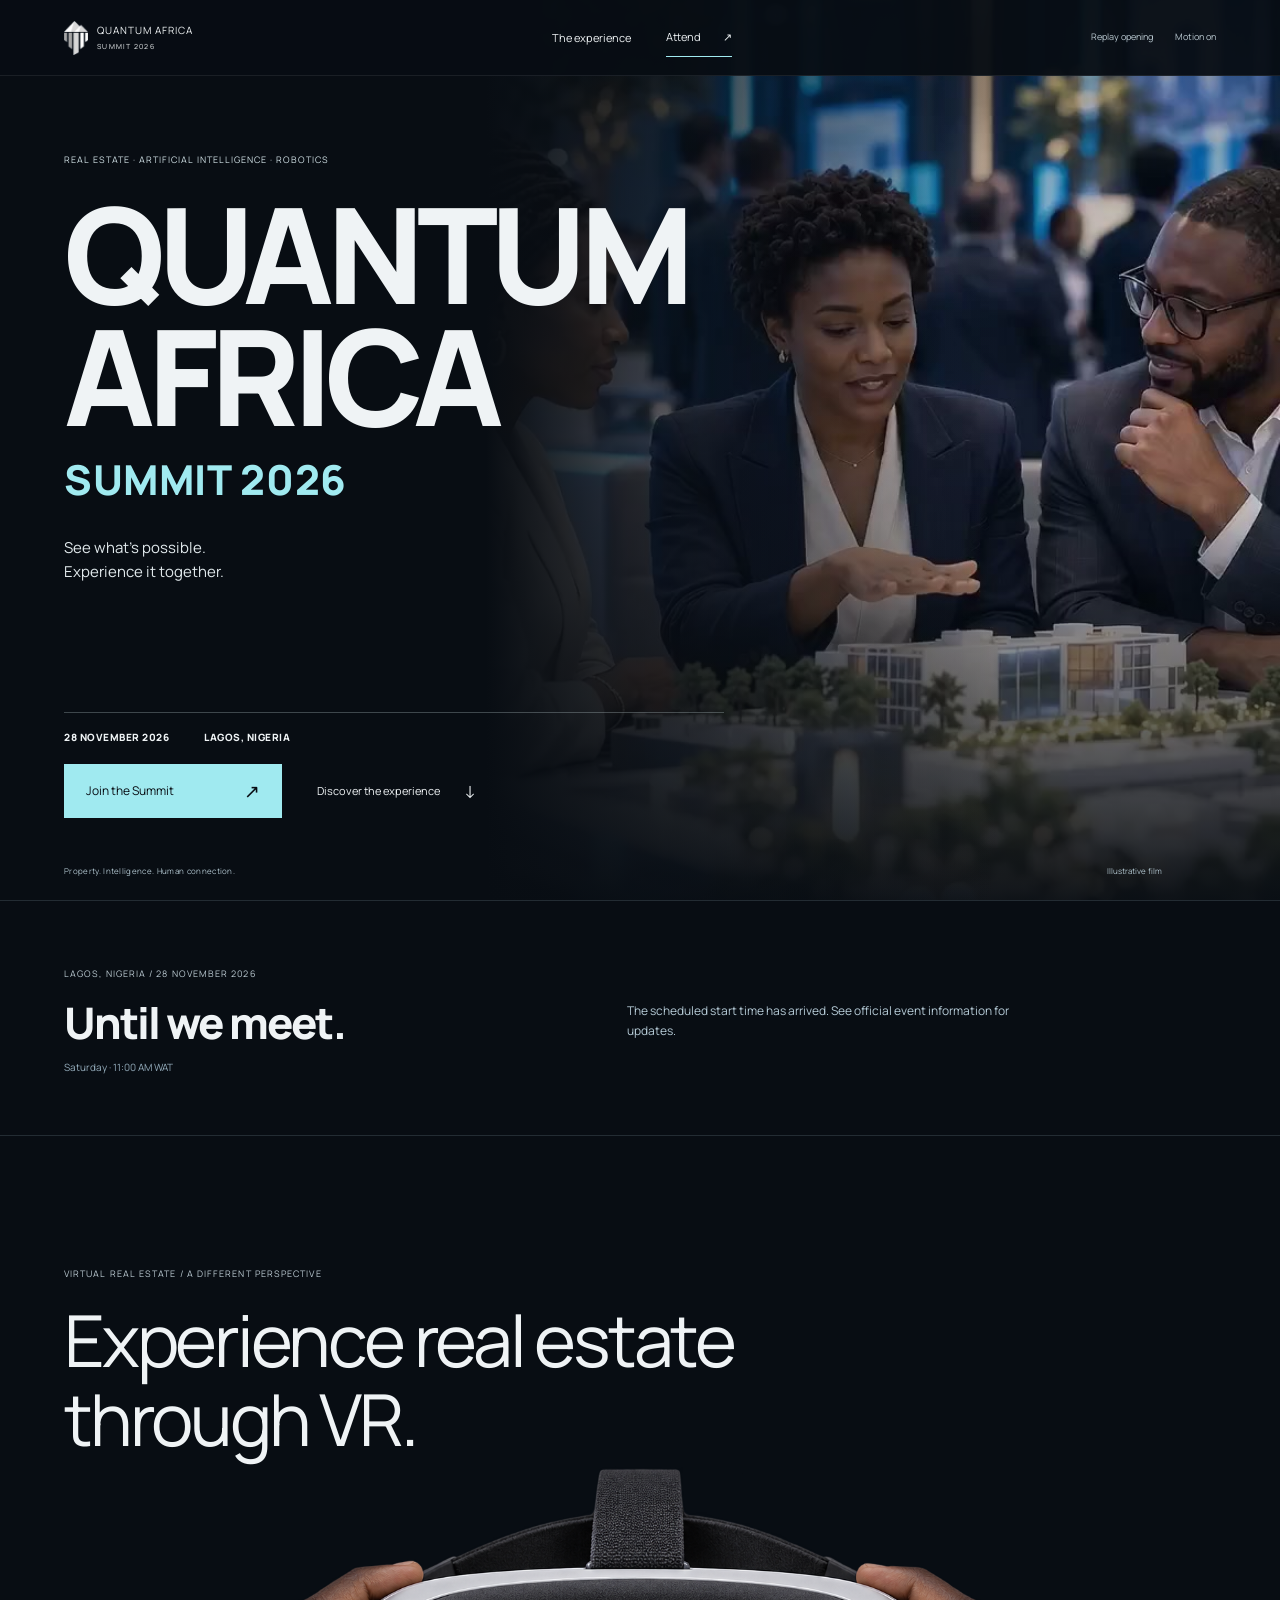
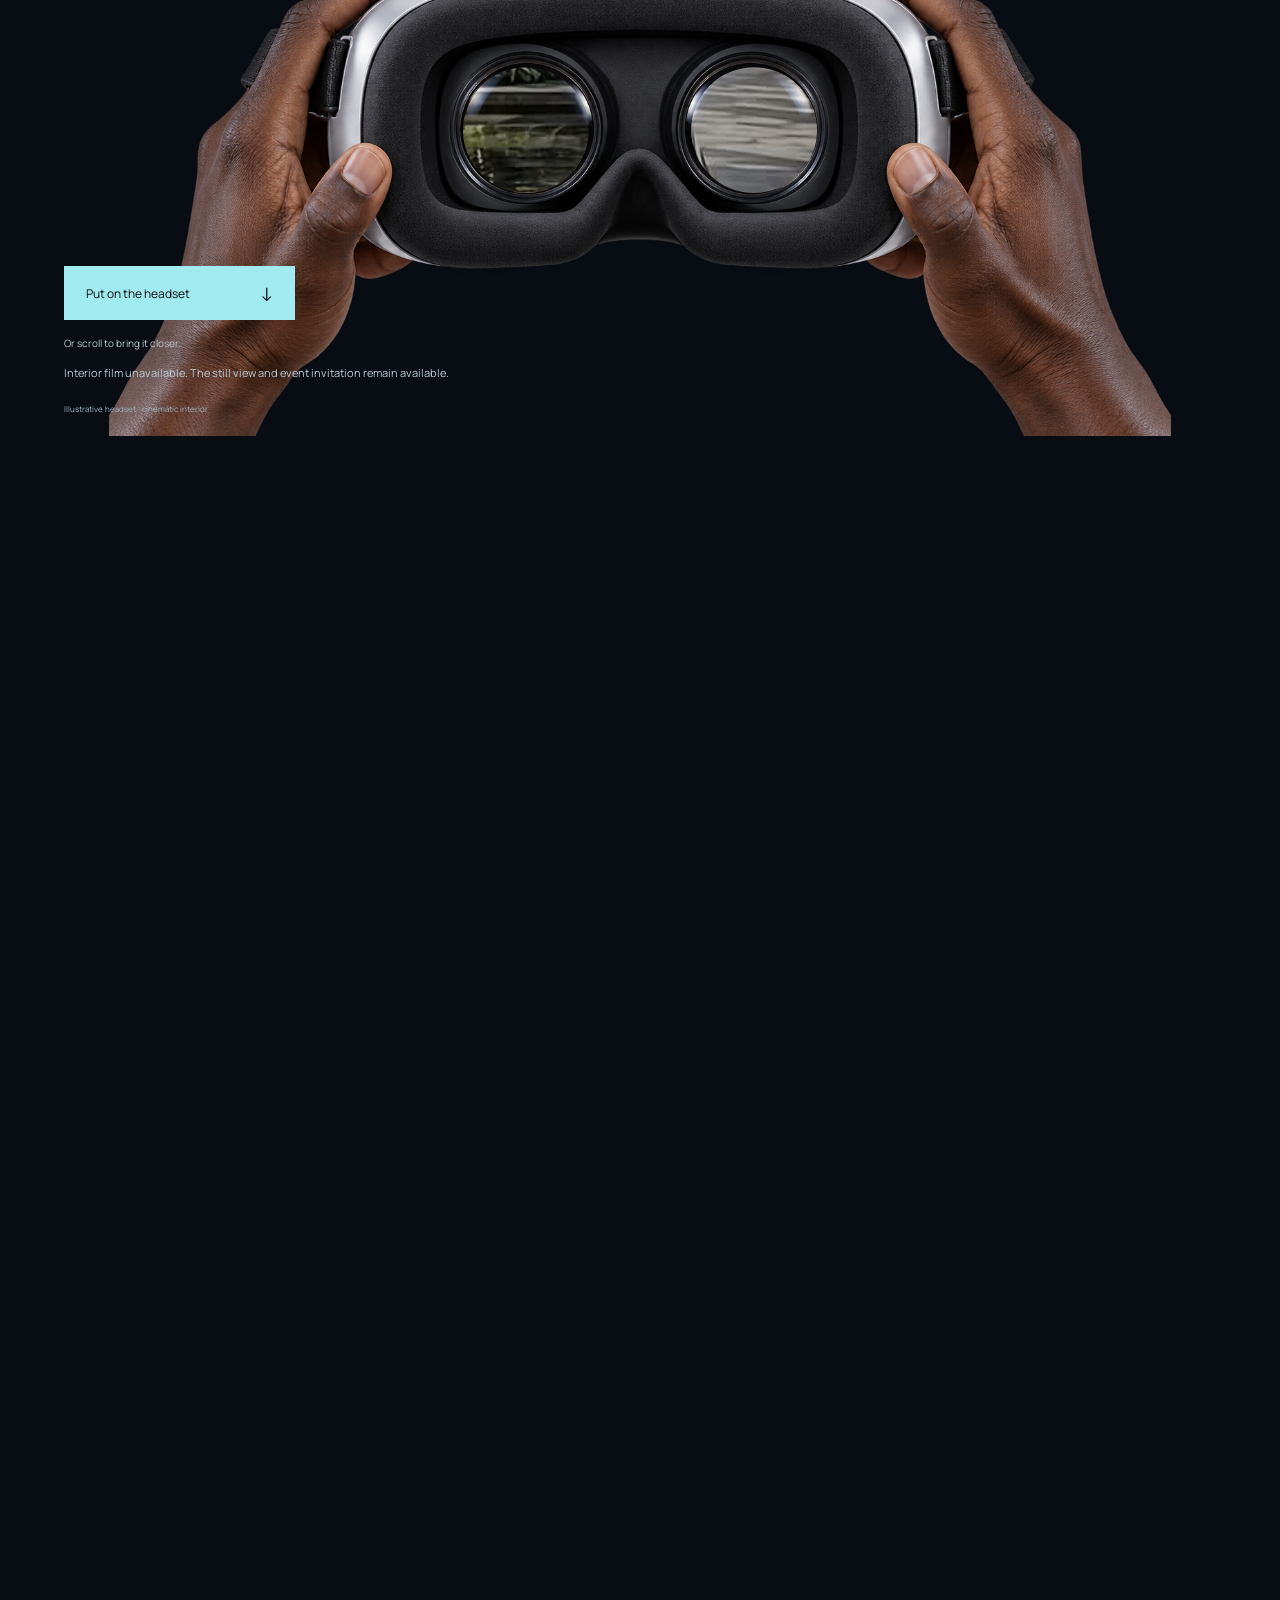
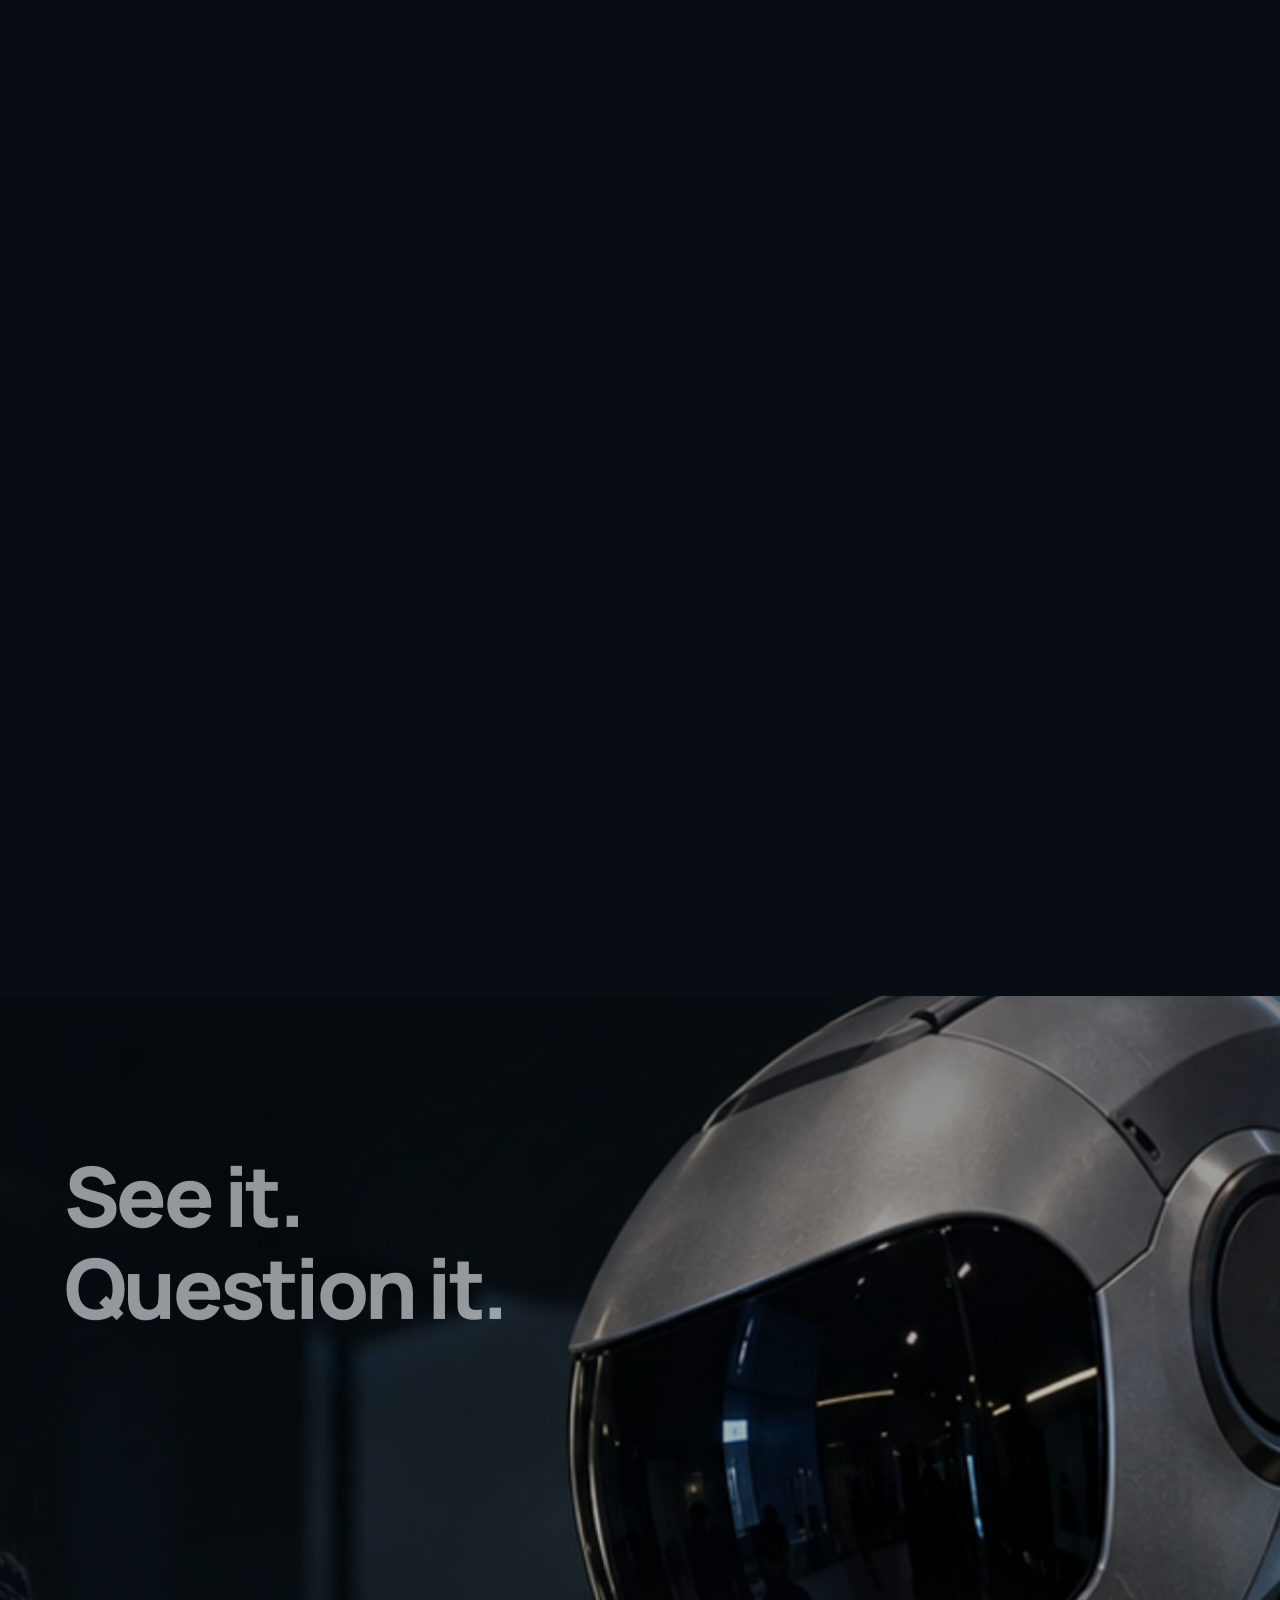
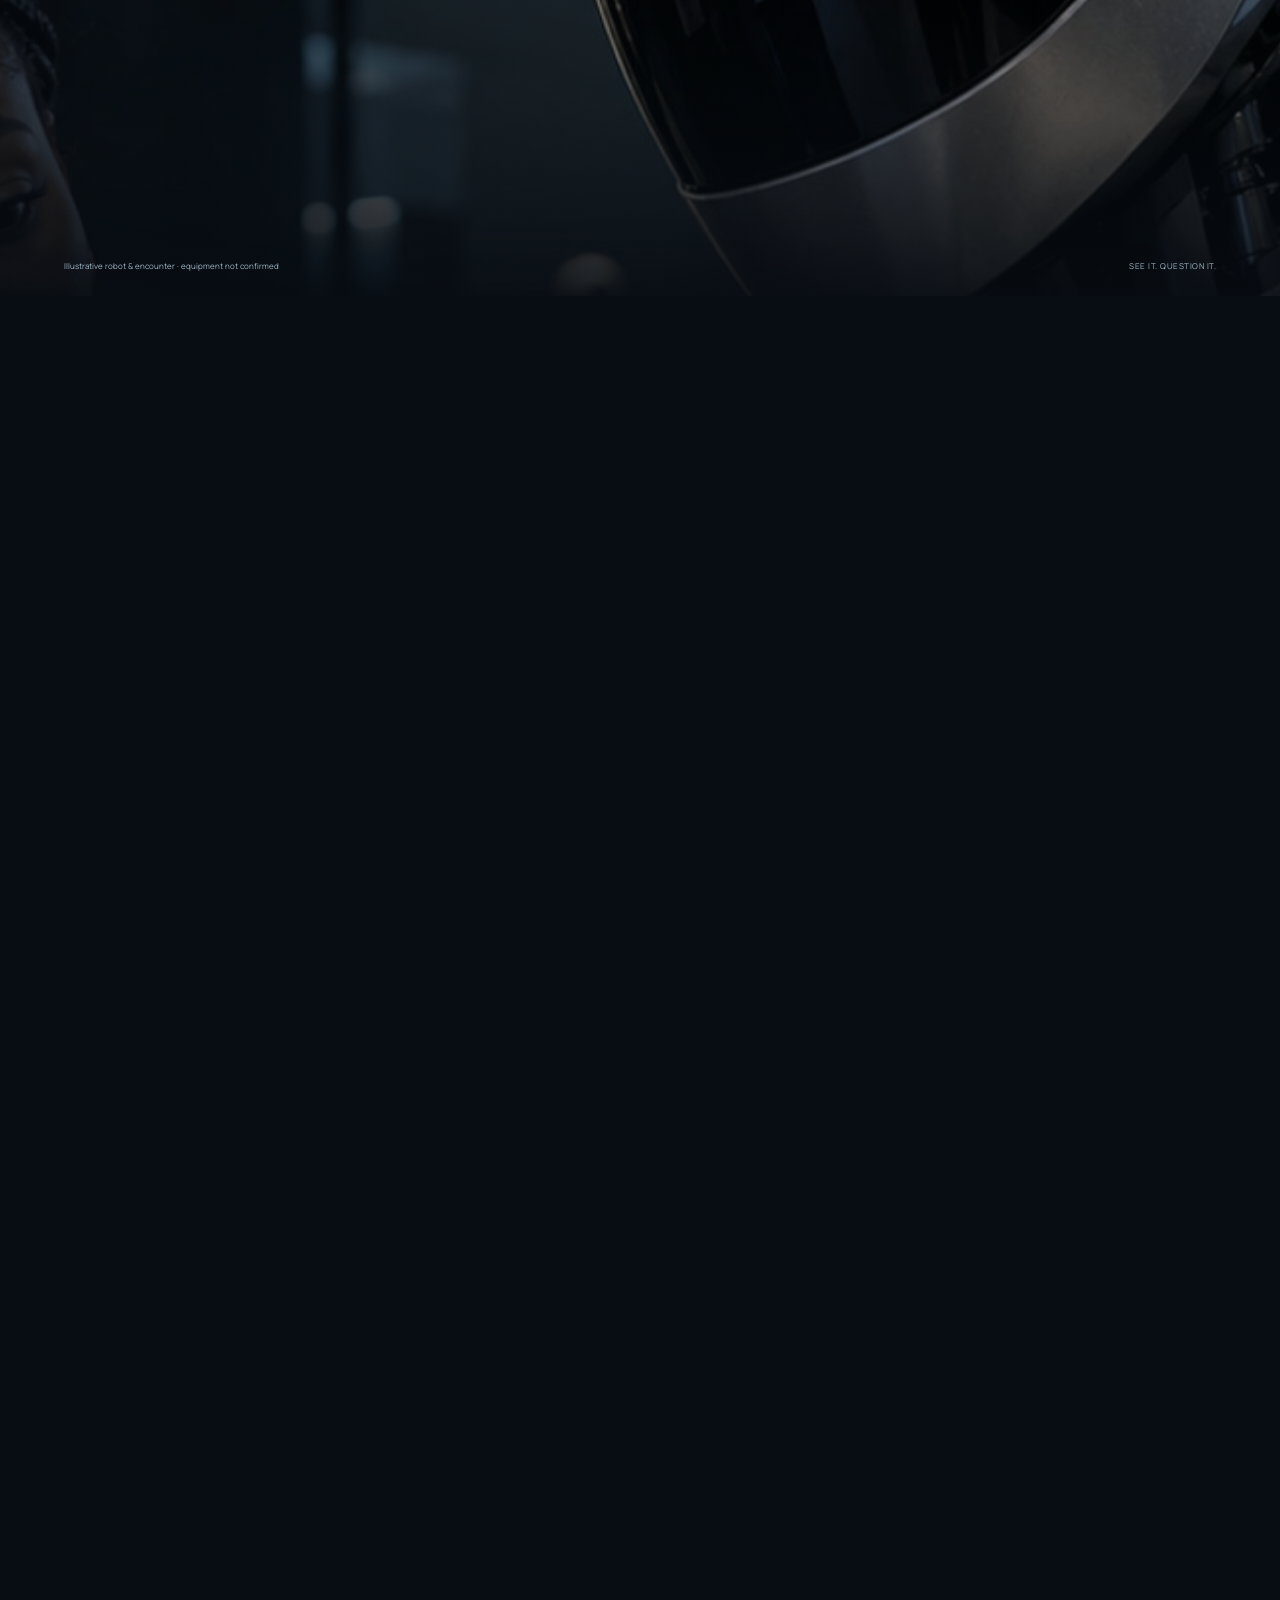
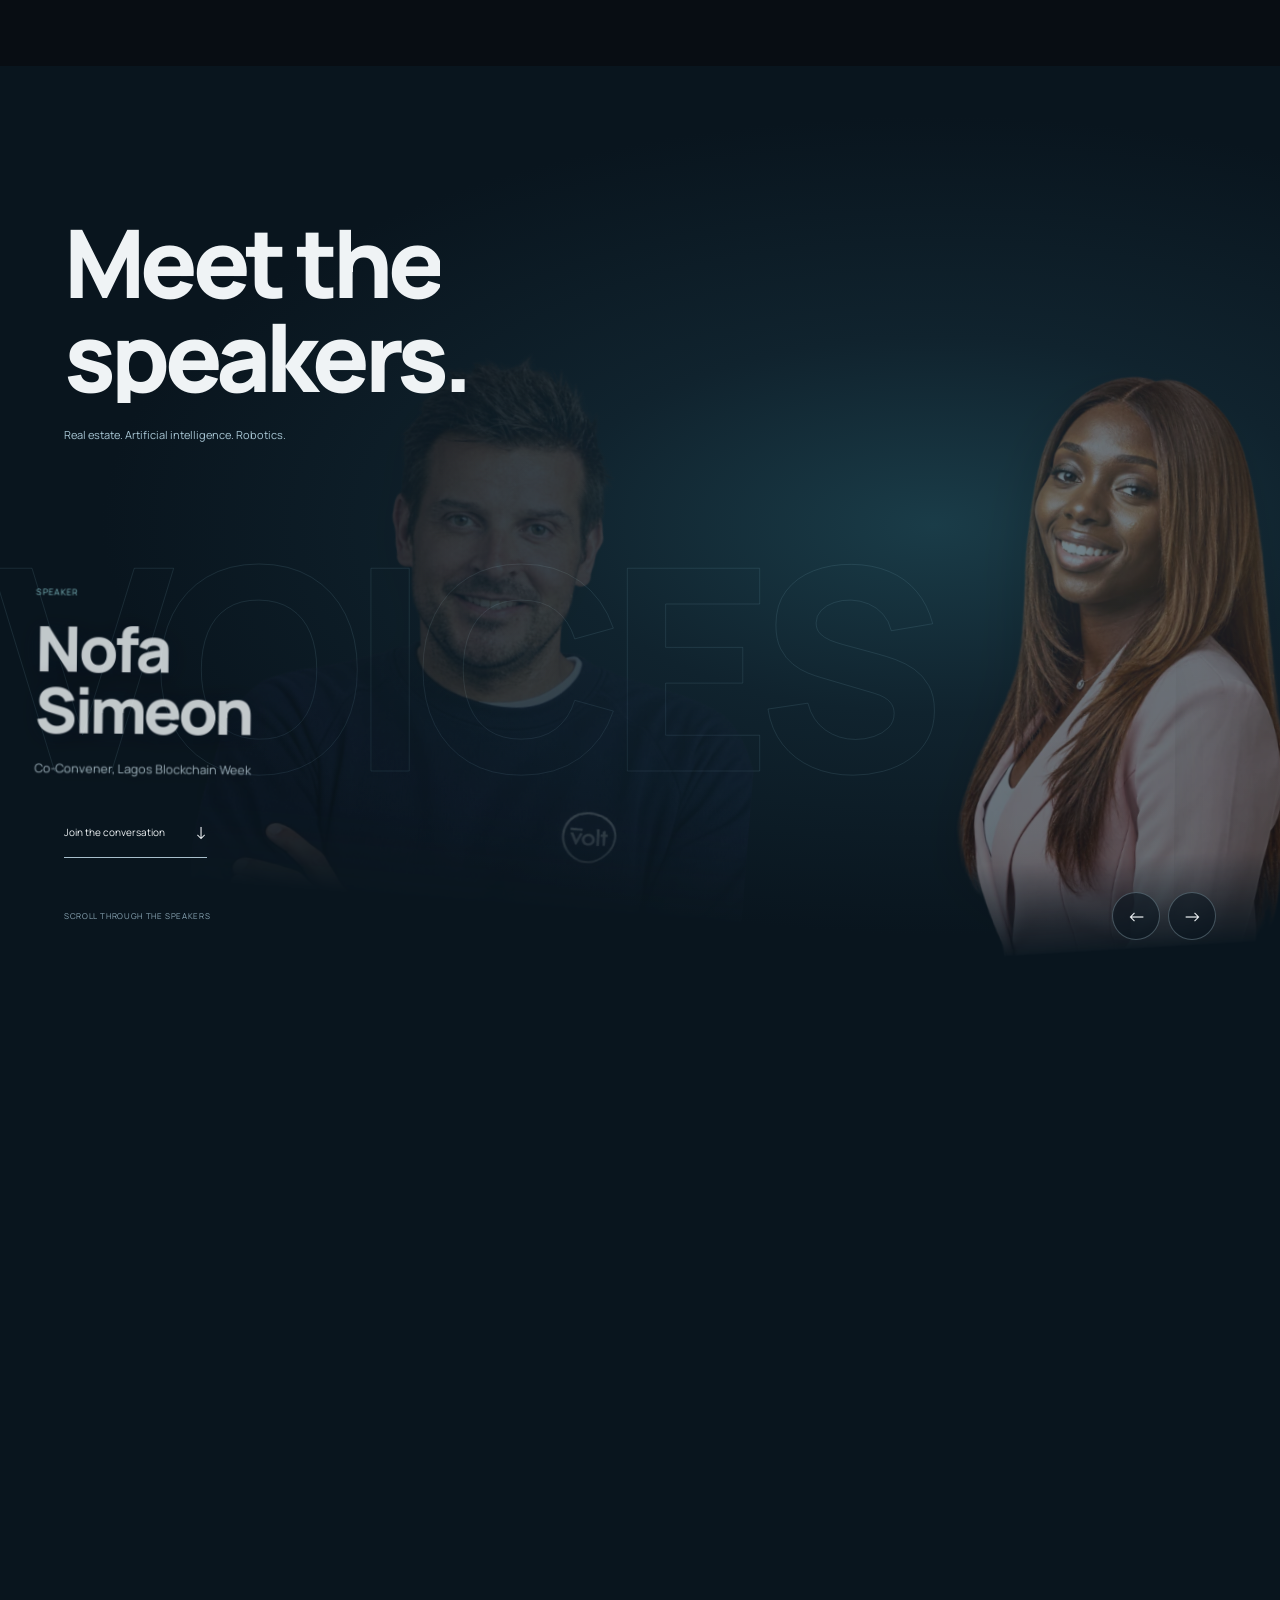
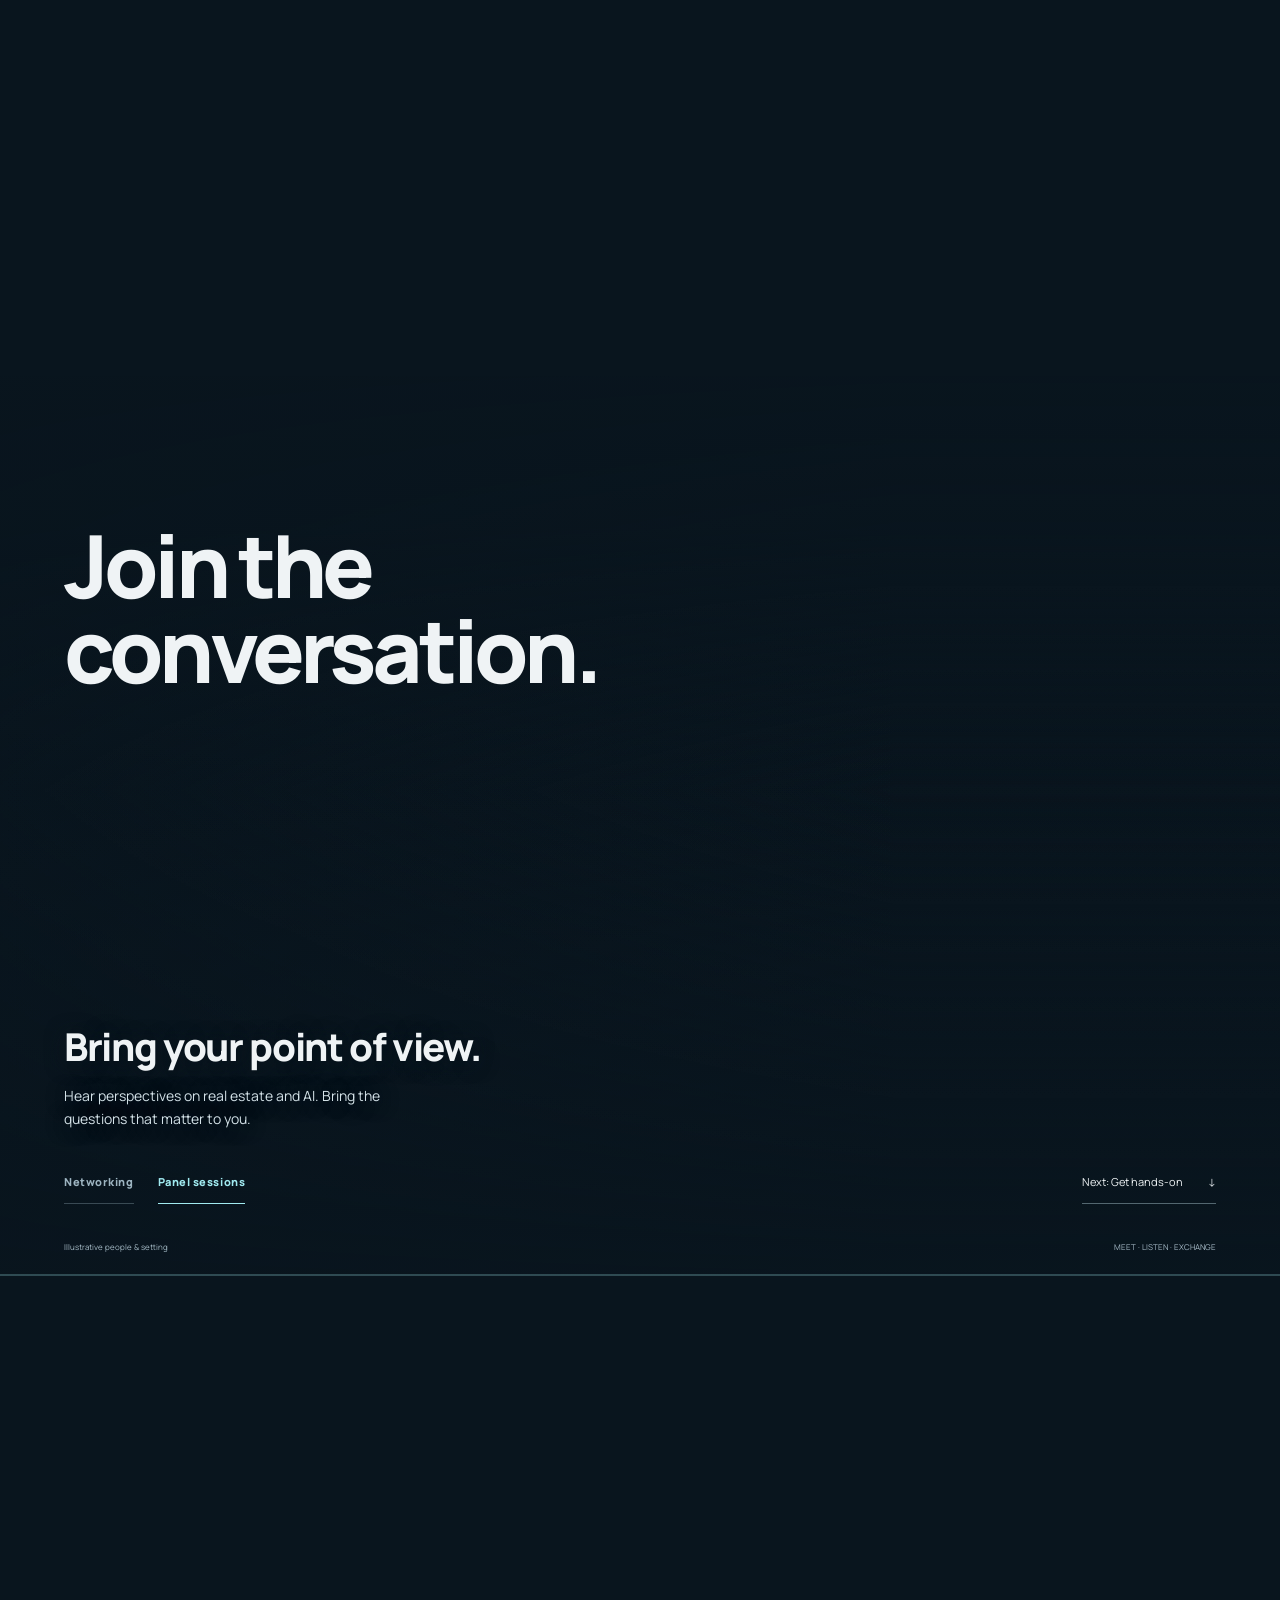
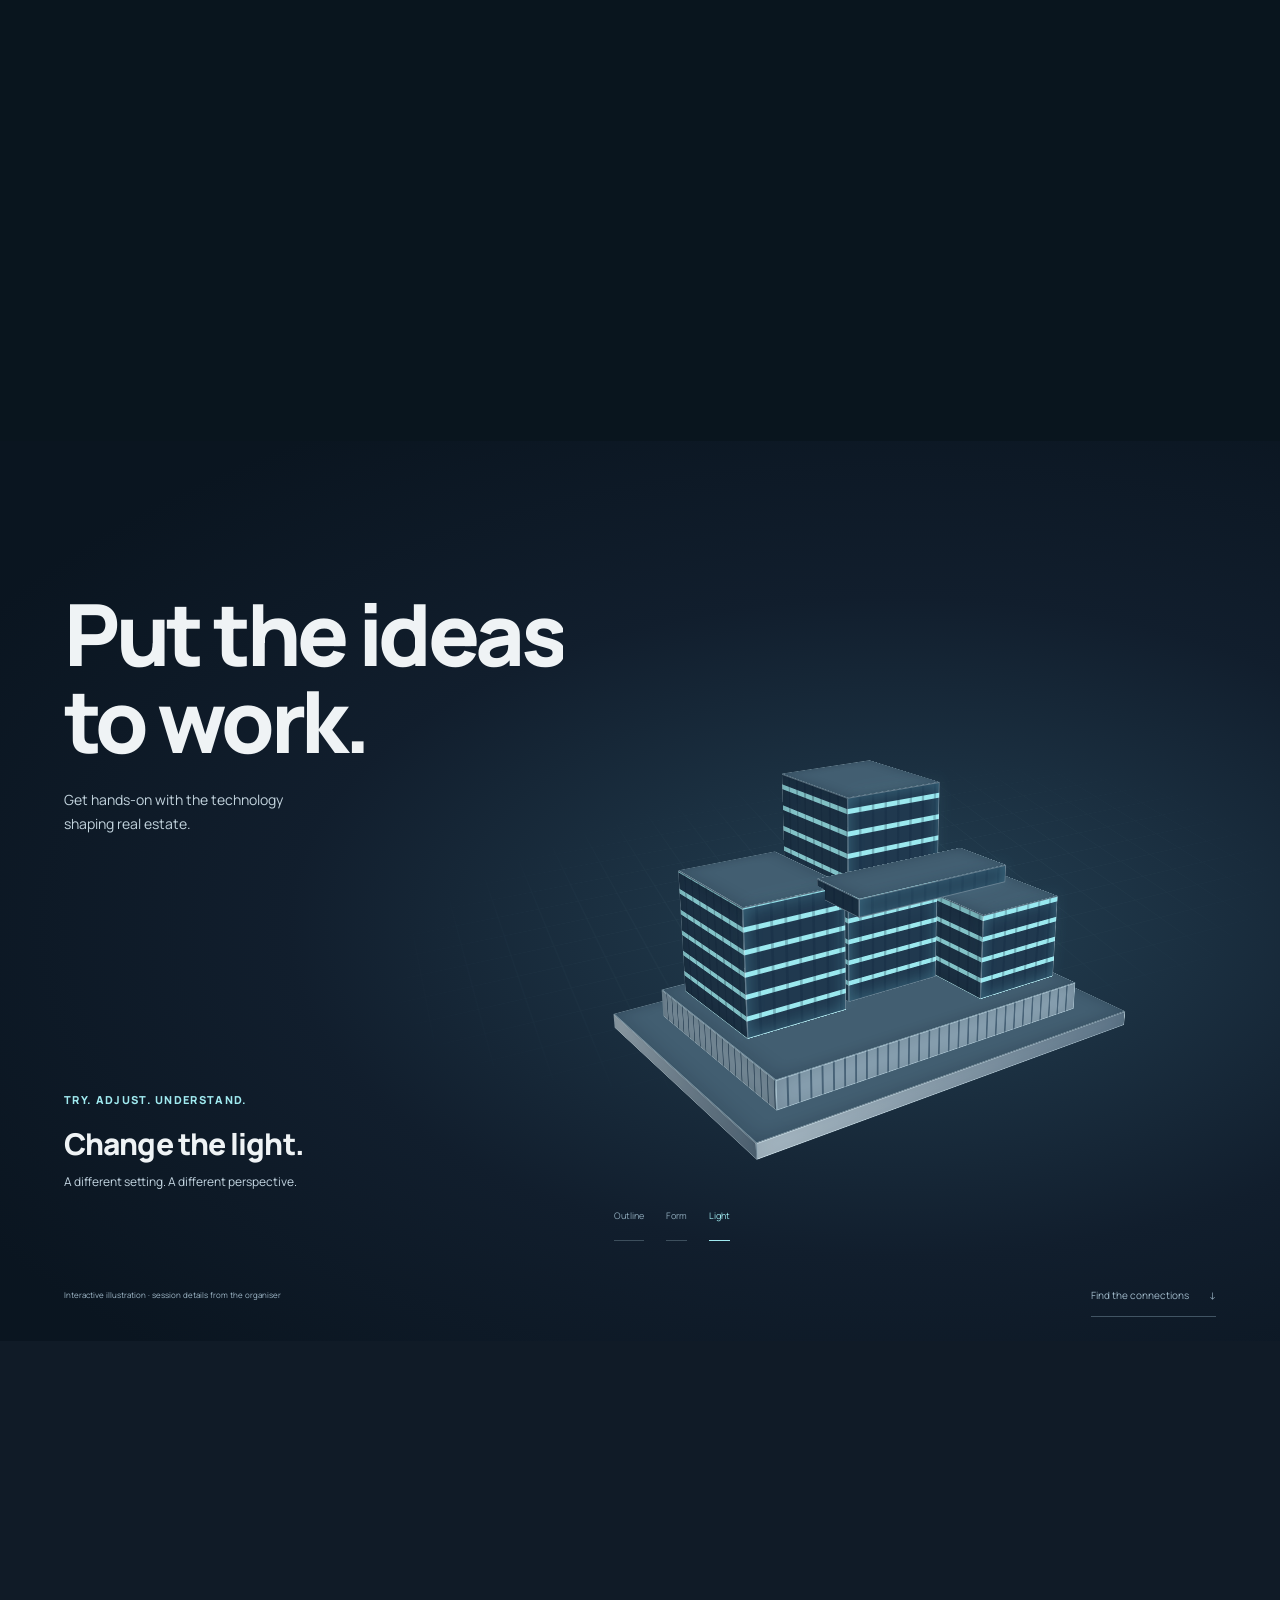
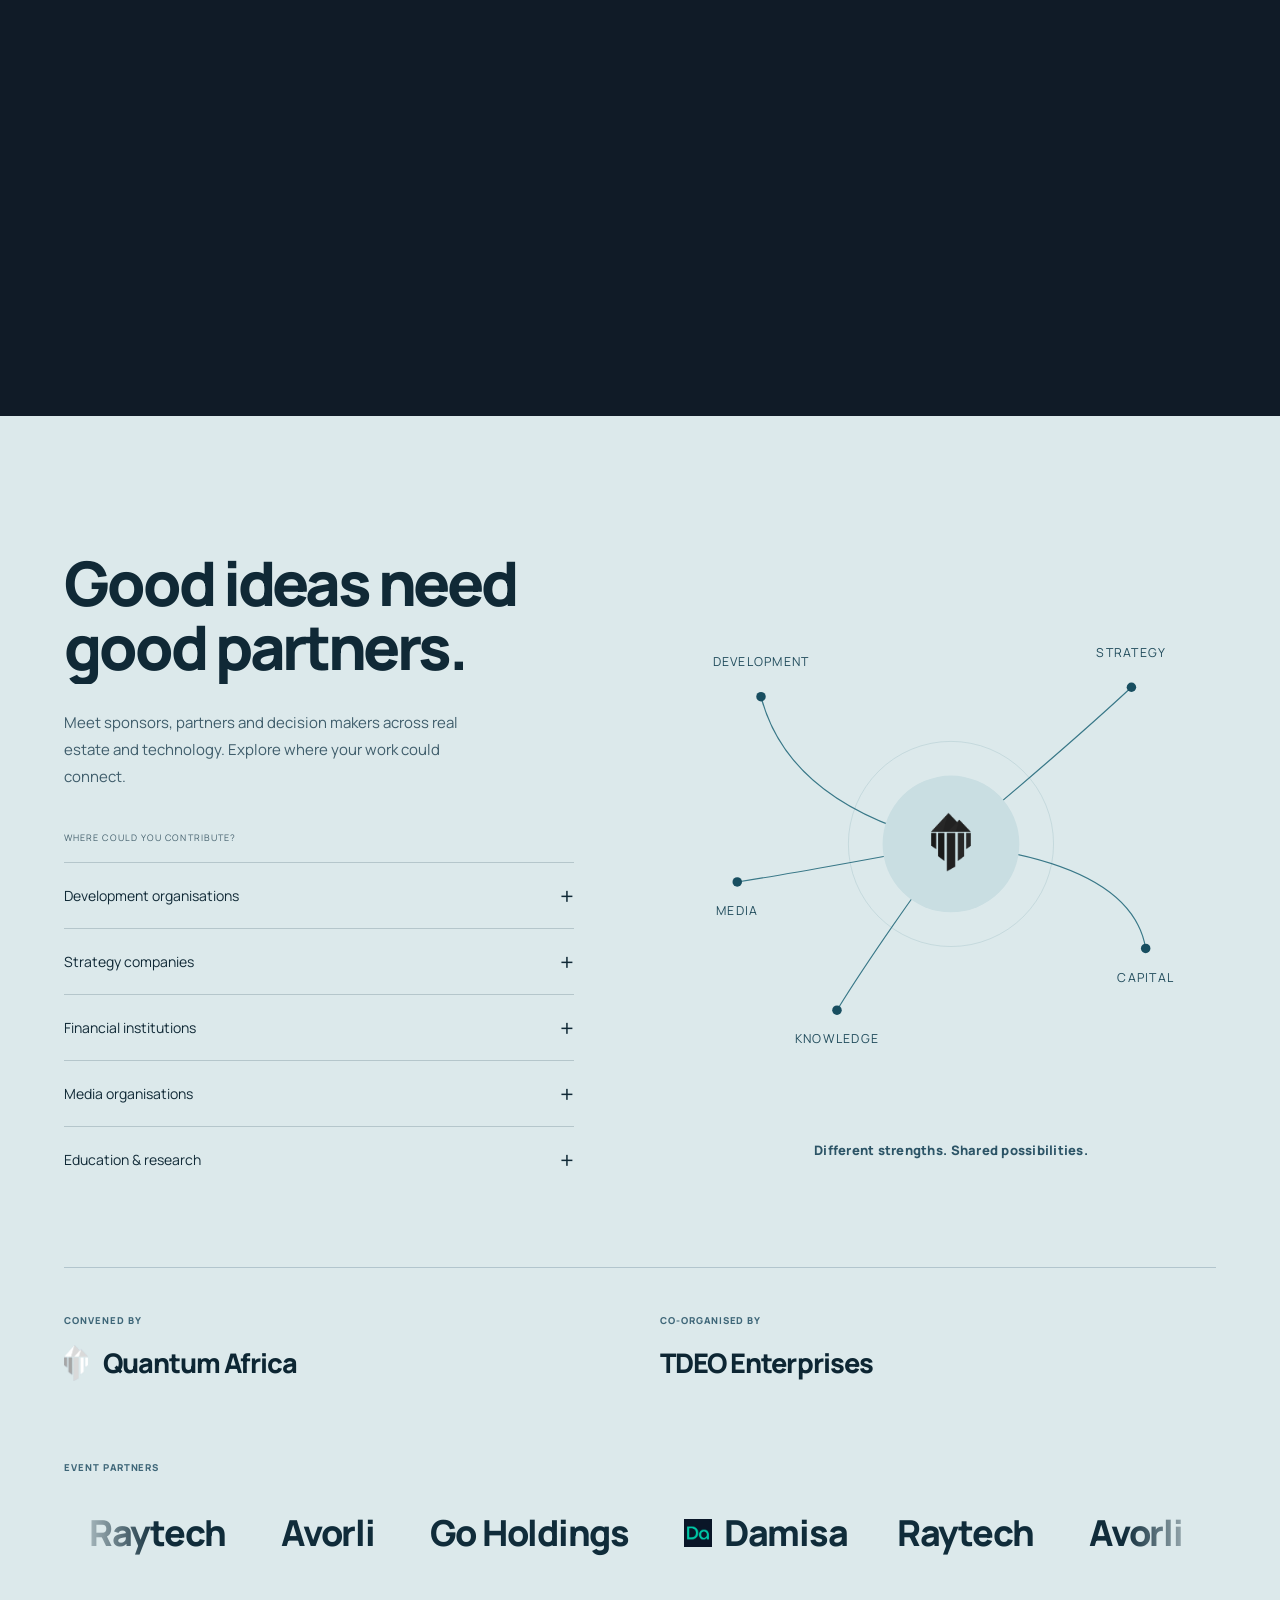
<file: website-summit-audit-2026-10-24/concept-hero-film/index.html>
<!doctype html>
<html lang="en">
<head>
  <meta charset="utf-8"><meta name="viewport" content="width=device-width,initial-scale=1">
  <meta name="theme-color" content="#080d13"><meta name="description" content="Quantum Africa Summit 2026. Real estate, AI, robotics and virtual reality. 28 November 2026, Lagos, Nigeria.">
  <title>Quantum Africa — The moving invitation</title>
  <link rel="icon" href="assets/brand/quantum-africa-original.png">
  <link rel="stylesheet" href="headset.css"><link rel="stylesheet" href="hero.css"><link rel="stylesheet" href="robotics.css"><link rel="stylesheet" href="conversation.css"><link rel="stylesheet" href="countdown.css"><link rel="stylesheet" href="speaker-cutouts.css"><link rel="stylesheet" href="conversation-room.css">
  <script type="module" src="headset.js"></script><script type="module" src="hero.js"></script><script type="module" src="chapter-motion.js"></script><script type="module" src="vr-film.js"></script><script type="module" src="conversation.js"></script><script type="module" src="countdown.js"></script><script type="module" src="conversation-room.js"></script>
  <link rel="stylesheet" href="completion.css"><script type="module" src="completion.js"></script>
  <link rel="stylesheet" href="ui-polish.css"><script type="module" src="ui-polish.js"></script>
  <script>try{if(location.hash||(window.matchMedia&&matchMedia('(prefers-reduced-motion: reduce)').matches)){document.documentElement.classList.add('skip-intro');}}catch(e){}</script>
</head>
<body class="intro-playing">
<a class="skip" href="#hero">Skip opening</a>
<header class="study-tools">
  <a class="small-brand" href="#hero" aria-label="Quantum Africa Summit"><img src="assets/brand/mark-trimmed.png" alt=""><span>QUANTUM AFRICA<span class="brand-year">SUMMIT 2026</span></span></a>
  <nav aria-label="Main"><a href="#top">The experience</a><a href="#attend" class="header-attend">Attend <span>↗</span></a></nav>
  <div><button id="replay" type="button" hidden>Replay opening</button><button id="motion" type="button" hidden aria-pressed="true">Motion off</button></div>
</header>
<main>
  <section class="film-hero" id="hero" aria-labelledby="hero-title">
    <div class="hero-film" aria-hidden="true">
      <video id="hero-video" muted loop playsinline preload="metadata" poster="assets/hero-poster.jpg"><source src="assets/hero-film.mp4" type="video/mp4"></video>
      <img id="hero-poster" src="assets/hero-poster.jpg" alt="" hidden>
      <div class="film-shade"></div>
    </div>
    <div class="hero-headline">
      <p class="hero-kicker">REAL ESTATE · ARTIFICIAL INTELLIGENCE · ROBOTICS</p>
      <h1 id="hero-title"><span class="line-mask"><span>QUANTUM</span></span><span class="line-mask"><span>AFRICA</span></span><span class="line-mask year-mask"><span>SUMMIT 2026</span></span></h1>
      <p class="hero-promise">See what’s possible.<br>Experience it together.</p>
    </div>
    <div class="hero-conversion">
      <p class="event-line"><time datetime="2026-11-28T11:00:00+01:00">28 NOVEMBER 2026</time><span>LAGOS, NIGERIA</span></p>
      <div class="hero-actions"><a class="button" href="https://selar.com/8q9g299h98" target="_blank" rel="noopener noreferrer">Join the Summit <span>↗</span></a><a class="experience-link" href="#top">Discover the experience <span>↓</span></a></div>
    </div>
    <div class="hero-bottom"><p>Property. Intelligence. Human connection.</p><span>Illustrative film</span></div>
    <button class="film-control" id="film-control" type="button" hidden aria-label="Pause background film">Ⅱ</button>
  </section>

  <section id="event-time" class="event-time" aria-labelledby="countdown-title"><div class="countdown-heading"><p class="eyebrow">LAGOS, NIGERIA / 28 NOVEMBER 2026</p><h2 id="countdown-title">Until we meet.</h2><p><time datetime="2026-11-28T11:00:00+01:00">Saturday · 11:00 AM WAT</time></p></div><div class="countdown-units" role="timer" aria-label="Time until the scheduled Summit start" aria-live="off"><div><span class="count-number" data-unit="days">—</span><span class="count-label">DAYS</span></div><div><span class="count-number" data-unit="hours">—</span><span class="count-label">HOURS</span></div><div><span class="count-number" data-unit="minutes">—</span><span class="count-label">MINUTES</span></div><div><span class="count-number" data-unit="seconds">—</span><span class="count-label">SECONDS</span></div></div><p id="countdown-status" hidden>The scheduled start time has arrived. See official event information for updates.</p></section>

  <section class="sequence" id="top" aria-label="Experience real estate through a physical VR headset"><a class="skip vr-skip" href="#invitation">Skip VR to the invitation</a><div class="stage">
    <svg class="mask-definitions" width="0" height="0" aria-hidden="true"><defs><clipPath id="physical-optics" clipPathUnits="userSpaceOnUse"><ellipse id="left-optic" cx="0" cy="0" rx="0" ry="0"/><ellipse id="right-optic" cx="0" cy="0" rx="0" ry="0"/></clipPath></defs></svg>
    <div class="arrival-copy"><p class="eyebrow">VIRTUAL REAL ESTATE / A DIFFERENT PERSPECTIVE</p><h2>Experience real estate<br>through VR.</h2></div>
    <div class="device-rig"><img id="device-image" src="assets/headset-ready.png" alt="Black hands holding a VR headset with its inner lenses facing the viewer"></div><div class="optic-reflections" aria-hidden="true"><div class="reflection-rig"><img src="assets/headset-ready.png" alt=""></div></div>
    <div class="room-view"><img id="room-image" src="assets/vr-courtyard-poster.jpg" alt="An illustrative courtyard interior with a sunken lounge, indoor tree, reflecting pool and silver staircase"><video id="vr-video" muted playsinline loop autoplay preload="auto" poster="assets/vr-courtyard-poster.jpg" aria-label="A ten-second cinematic journey through the illustrative courtyard interior"><source src="assets/vr-courtyard-web.mp4" type="video/mp4"></video><div class="room-shade" aria-hidden="true"></div></div>
    <div class="arrival-action"><button type="button" id="enter" class="button">Put on the headset <span>↓</span></button><p>Or scroll to bring it closer.</p></div>
    <div class="inside-copy"><p class="eyebrow">VIRTUAL REAL ESTATE / THROUGH VR</p><div class="vr-phrases"><h2 class="vr-phrase-first">Move beyond<br>the floor plan.</h2><h2 class="vr-phrase-second">See a new<br>perspective.</h2></div><div class="vr-playback-actions"><button type="button" id="vr-film-control" class="text-button" hidden>Play interior film <span aria-hidden="true">▷</span></button><button type="button" id="leave" class="text-button">Take off the headset <span>↓</span></button></div></div>
    <p class="vr-scroll-cue"><span>Keep scrolling</span><span aria-hidden="true">↓</span></p>
    <div class="closing-copy" id="invitation"><p class="eyebrow">EXPERIENCE / VIRTUAL REALITY</p><h2>Try it at<br>the Summit.</h2><p>Then meet robotics and AI, up close.</p><a class="button" href="#robotics">Next: Robotics & AI <span>↓</span></a></div>
    <p class="media-message" id="media-message" role="status" hidden></p>
    <div class="provenance"><p>Illustrative headset · cinematic interior</p><span id="chapter" aria-hidden="true" hidden>01 / THE HEADSET</span></div>
  </div></section>

  <section class="robot-chapter" id="robotics" aria-labelledby="robot-title"><div class="robot-stage">
    <div class="robot-intro"><h2 id="robot-title" class="masked-heading"><span class="line-mask"><span>Meet robots.</span></span><span class="line-mask"><span>Up close.</span></span></h2><p>A different kind<br>of encounter.</p><button class="text-button" id="reveal-robot" type="button">See it in the room <span>↓</span></button></div>
    <div class="robot-model" role="img" aria-label="An illustrative 3D robot raising its articulated hand"><canvas id="robot-canvas" aria-hidden="true"></canvas></div>
    <div class="robot-photo"><img id="robot-image" src="assets/robotics-encounter.jpg" alt="An illustrative African technology practitioner explaining a humanoid robot's articulated hand to a visitor" loading="lazy"><div class="robot-light"></div></div>
    <div class="robot-context"><h2 class="masked-heading"><span class="line-mask"><span>See it.</span></span><span class="line-mask"><span>Question it.</span></span></h2></div>
    <div class="robot-takeaway"><p>Watch robotics and AI demonstrations.<br>Ask what they could mean for real estate.</p><div class="robot-formats"><span>Demonstrations</span><span>AI & robotics</span><span>Questions & conversation</span></div><a class="text-button" href="#voices">Meet the voices <span>↓</span></a></div>
    <p class="robot-credit">Illustrative robot & encounter · equipment not confirmed</p><p class="robot-model-message" id="robot-model-message" role="status" hidden>3D viewing is unavailable on this device. Scroll to the photographic encounter.</p><span class="robot-phase" aria-hidden="true">SCROLL TO MEET THE MACHINE</span>
  </div></section>

  <section id="voices" class="voices-chapter" aria-labelledby="voices-title"><span id="speaker-list" class="speaker-lineup-anchor" aria-hidden="true"></span><div class="voices-stage">
    <div class="voices-intro"><h2 id="voices-title"><span><span>Meet the</span></span><span><span>speakers.</span></span></h2><p>Real estate. Artificial intelligence. Robotics.</p></div>
    <p class="voices-backdrop" aria-hidden="true">VOICES</p>
    <div class="portrait-stage" aria-label="The speaker line-up">
      <figure class="speaker-frame" data-speaker="0"><img src="assets/speakers/joe-terhile-cutout.webp" alt="Joe Terhile" loading="lazy" decoding="async"><figcaption><span>CONVENER</span><h3><span>Joe</span><span>Terhile</span></h3><p>Founder & CEO, Quantum Africa</p></figcaption></figure>
      <figure class="speaker-frame" data-speaker="1"><img src="assets/speakers/thomas-pinter-cutout.webp" alt="Thomas Pinter" loading="lazy" decoding="async"><figcaption><span>SPEAKER</span><h3><span>Thomas</span><span>Pinter</span></h3><p>Co-founder, Damisa</p></figcaption></figure>
      <figure class="speaker-frame" data-speaker="2"><img src="assets/speakers/simeon-nofa-cutout.webp" alt="Nofa Simeon" loading="lazy" decoding="async"><figcaption><span>SPEAKER</span><h3><span>Nofa</span><span>Simeon</span></h3><p>Co-Convener, Lagos Blockchain Week</p></figcaption></figure>
      <figure class="speaker-frame" data-speaker="3"><img src="assets/speakers/faith-odiase-cutout.webp" alt="Faith Odiase" width="800" height="998" loading="lazy" decoding="async"><figcaption><span>SPEAKER</span><h3><span>Faith</span><span>Odiase</span></h3><p>Head of Partnerships, Immersia VR</p></figcaption></figure>
      <figure class="speaker-frame" data-speaker="4"><img src="assets/speakers/olubori-paul-cutout.webp" alt="Olubori Paul" loading="lazy" decoding="async"><figcaption><span>SPEAKER</span><h3><span>Olubori</span><span>Paul</span></h3><p>Founder, Go Realty and Homes</p></figcaption></figure>
      <figure class="speaker-frame" data-speaker="5"><img src="assets/speakers/kunle-adeyemi-cutout.webp" alt="Dr Kunle Adeyemi" loading="lazy" decoding="async"><figcaption><span>SPEAKER</span><h3><span>Dr Kunle</span><span>Adeyemi</span></h3><p>VP, REDAN South-West</p></figcaption></figure>
      <figure class="speaker-frame" data-speaker="6"><img src="assets/speakers/ajulo-joshua-cutout.webp" alt="Ajulo Joshua" loading="lazy" decoding="async"><figcaption><span>SPEAKER</span><h3><span>Ajulo</span><span>Joshua</span></h3><p>Lead Consultant, Dipa Consulting</p></figcaption></figure>
    </div>
    <a class="voices-skip text-button" href="#conversation">Join the conversation <span>↓</span></a>
    <div class="portrait-navigation"><p><span id="speaker-position" aria-hidden="true" hidden>01 / 07</span><span>SCROLL THROUGH THE SPEAKERS</span></p><div><button id="speaker-prev" type="button" aria-label="Previous speaker">←</button><button id="speaker-next" type="button" aria-label="Next speaker">→</button></div></div>
    <p id="speaker-announcement" class="speaker-announcement" role="status" aria-live="polite"></p>
  </div></section>
  <section id="conversation" class="conversation-chapter" aria-labelledby="conversation-title"><div class="conversation-stage">
    <div class="conversation-heading"><h2 id="conversation-title"><span>Join the</span><span>conversation.</span></h2></div>
    <figure class="conversation-photo conversation-network"><picture><source media="(min-width:761px)" srcset="assets/networking-room-wide.jpg"><img src="assets/networking-room.jpg" alt="An illustrative group of African professionals exchanging ideas around a lounge table" width="1024" height="1536" loading="lazy" decoding="async"></picture></figure>
    <article class="conversation-copy conversation-copy-network"><h3>Make the introduction.</h3><p>Meet people working across property and technology. Start with a conversation.</p></article>
    <figure class="conversation-photo conversation-panel"><picture><source media="(min-width:761px)" srcset="assets/panel-room-wide.jpg"><img src="assets/panel-room.jpg" alt="An illustrative panel of African professionals in discussion, viewed from the audience" width="1024" height="1536" loading="lazy" decoding="async"></picture></figure>
    <article class="conversation-copy conversation-copy-panel"><h3>Bring your point of view.</h3><p>Hear perspectives on real estate and AI. Bring the questions that matter to you.</p></article>
    <div class="conversation-controls"><div class="conversation-switches" role="group" aria-label="Explore networking and panels"><button type="button" data-room-beat="networking" aria-pressed="true">Networking</button><button type="button" data-room-beat="panel" aria-pressed="false">Panel sessions</button></div><a href="#possibilities">Next: Get hands-on <span aria-hidden="true">↓</span></a></div>
    <p class="conversation-credit"><span>Illustrative people & setting</span><span>MEET · LISTEN · EXCHANGE</span></p><div class="conversation-progress" aria-hidden="true"></div>
  </div></section>
  <section id="possibilities" class="workshop-chapter" aria-labelledby="workshop-title"><span id="workshops" class="chapter-anchor" aria-hidden="true"></span><div class="workshop-stage">
    <div class="workshop-heading"><h2 id="workshop-title" class="masked-heading"><span class="line-mask"><span>Put the ideas</span></span><span class="line-mask"><span>to work.</span></span></h2><p>Get hands-on with the technology<br>shaping real estate.</p></div>
    <div class="model-view" role="img" aria-label="Interactive architectural study: a building changes from outline to solid form to an illuminated night view"><div class="model-grid" aria-hidden="true"></div><div class="model-turntable" id="workshop-model" aria-hidden="true"></div><svg class="model-fallback" viewBox="0 0 520 360" aria-hidden="true"><g fill="none" stroke="currentColor" stroke-width="1.5"><path d="M50 245 270 340 480 240 260 150Z M90 227V110L205 55 205 174 M90 110 180 150V267 M180 150 295 95 205 55 M295 95V208 M278 204V60L368 20 438 53V236 M278 60 348 93V275 M348 93 438 53"/><path d="M113 133V222 M137 145V236 M161 155V247 M302 84V210 M325 94V221 M372 102V244 M394 93V233 M417 83V222" opacity=".5"/></g></svg></div>
    <div class="workshop-caption"><p class="eyebrow">TRY. ADJUST. UNDERSTAND.</p><h3 id="model-state-title">Reveal the structure.</h3><p id="model-state-copy">Start with the lines. See how the parts relate.</p></div>
    <div class="workshop-controls" role="group" aria-label="Architectural study views"><button type="button" data-model-mode="outline" aria-pressed="true">Outline</button><button type="button" data-model-mode="form" aria-pressed="false">Form</button><button type="button" data-model-mode="light" aria-pressed="false">Light</button></div>
    <div class="workshop-bottom"><p>Interactive illustration · session details from the organiser</p><a href="#partnerships">Find the connections <span aria-hidden="true">↓</span></a></div>
  </div></section>

  <section id="partnerships" class="partnership-section tail-section" aria-labelledby="partnership-title">
    <div class="partnership-intro"><h2 id="partnership-title" class="masked-heading"><span class="line-mask"><span>Good ideas need</span></span><span class="line-mask"><span>good partners.</span></span></h2><p>Meet sponsors, partners and decision makers across real estate and technology. Explore where your work could connect.</p></div>
    <div class="connection-map" aria-hidden="true">
      <svg viewBox="0 0 600 560"><g class="connection-paths" fill="none" stroke="currentColor" stroke-width="1.2"><path pathLength="1" d="M300 280Q130 240 100 125"/><path pathLength="1" d="M300 280Q420 180 490 115"/><path pathLength="1" d="M300 280Q490 300 505 390"/><path pathLength="1" d="M300 280Q220 390 180 455"/><path pathLength="1" d="M300 280Q140 310 75 320"/></g><circle cx="300" cy="280" r="108" fill="none" stroke="currentColor" opacity=".15"/><circle cx="300" cy="280" r="72" fill="#c9dee2"/><image href="assets/brand/mark-trimmed.png" x="279" y="246" width="42" height="64" class="map-logo"/><g class="map-node"><circle cx="100" cy="125" r="5"/><text x="100" y="93" text-anchor="middle">DEVELOPMENT</text></g><g class="map-node"><circle cx="490" cy="115" r="5"/><text x="490" y="83" text-anchor="middle">STRATEGY</text></g><g class="map-node"><circle cx="505" cy="390" r="5"/><text x="505" y="425" text-anchor="middle">CAPITAL</text></g><g class="map-node"><circle cx="180" cy="455" r="5"/><text x="180" y="490" text-anchor="middle">KNOWLEDGE</text></g><g class="map-node"><circle cx="75" cy="320" r="5"/><text x="75" y="355" text-anchor="middle">MEDIA</text></g></svg>
      <p class="map-caption">Different strengths. Shared possibilities.</p>
    </div>
    <div class="partnership-avenues"><p class="eyebrow">WHERE COULD YOU CONTRIBUTE?</p><details><summary>Development organisations <b aria-hidden="true">+</b></summary><div><p>Explore international development partnerships and shared initiatives.</p><a href="mailto:quantumafrica.ai@gmail.com?subject=Development%20partnership%20enquiry%20%E2%80%94%20Quantum%20Africa%202026">Discuss a development partnership ↗</a></div></details><details><summary>Strategy companies <b aria-hidden="true">+</b></summary><div><p>Bring strategic and consultative support to the collaboration.</p><a href="mailto:quantumafrica.ai@gmail.com?subject=Strategy%20partnership%20enquiry%20%E2%80%94%20Quantum%20Africa%202026">Discuss a strategy partnership ↗</a></div></details><details><summary>Financial institutions <b aria-hidden="true">+</b></summary><div><p>Explore capital partnerships for AI and technology products.</p><a href="mailto:quantumafrica.ai@gmail.com?subject=Financial%20partnership%20enquiry%20%E2%80%94%20Quantum%20Africa%202026">Discuss a financial partnership ↗</a></div></details><details><summary>Media organisations <b aria-hidden="true">+</b></summary><div><p>Connect through publicity, coverage and media partnerships.</p><a href="mailto:quantumafrica.ai@gmail.com?subject=Media%20partnership%20enquiry%20%E2%80%94%20Quantum%20Africa%202026">Discuss a media partnership ↗</a></div></details><details><summary>Education & research <b aria-hidden="true">+</b></summary><div><p>Contribute knowledge, research and material resources.</p><a href="mailto:quantumafrica.ai@gmail.com?subject=Education%20and%20research%20partnership%20%E2%80%94%20Quantum%20Africa%202026">Discuss a knowledge partnership ↗</a></div></details></div>
    <div class="organiser-strip">
      <div class="organiser-item organiser-convener">
        <p class="eyebrow">CONVENED BY</p>
        <div class="convener-brand">
          <img src="assets/brand/mark-trimmed.png" alt="" width="24" height="36" class="convener-logo">
          <span class="convener-name">Quantum Africa</span>
        </div>
      </div>
      <div class="organiser-item organiser-coorganiser">
        <p class="eyebrow">CO-ORGANISED BY</p>
        <p class="coorganiser-name">TDEO Enterprises</p>
      </div>
    </div>
    <div class="event-partners">
      <p class="eyebrow">EVENT PARTNERS</p>
      <div class="partner-marquee" aria-label="Event partners">
        <ul class="partner-track" role="list">
          <li><span>Raytech</span></li>
          <li><span>Avorli</span></li>
          <li><span>Go Holdings</span></li>
          <li><span class="partner-with-icon"><img src="assets/brand/damisa-icon.png" alt="" width="28" height="28" class="partner-logo"><span>Damisa</span></span></li>
        </ul>
        <ul class="partner-track" aria-hidden="true" role="list">
          <li><span>Raytech</span></li>
          <li><span>Avorli</span></li>
          <li><span>Go Holdings</span></li>
          <li><span class="partner-with-icon"><img src="assets/brand/damisa-icon.png" alt="" width="28" height="28" class="partner-logo"><span>Damisa</span></span></li>
        </ul>
      </div>
    </div>
  </section>

  <section id="play" class="play-section" aria-labelledby="play-title">
    <div class="play-stage">
      <div class="play-intro">
        <h2 id="play-title" class="masked-heading"><span class="line-mask"><span>VR games.</span></span><span class="line-mask"><span>VR movies.</span></span></h2>
        <p class="play-lead">Beyond architectural walkthroughs, experience the pulse of immersive technology with hands-on VR games and cinematic VR movies throughout the Summit.</p>
        <div class="play-selectors" role="group" aria-label="Explore VR experiences">
          <button type="button" data-play="games" aria-pressed="true">VR games <span aria-hidden="true">↗</span></button>
          <button type="button" data-play="movies" aria-pressed="false">VR movies <span aria-hidden="true">↗</span></button>
        </div>
      </div>
      <div class="play-scenes">
        <article class="play-scene is-selected" data-play-scene="games">
          <img src="assets/vr-games.jpg" alt="Illustrative participant holding VR motion controllers while wearing a headset" width="1024" height="1536" loading="lazy" decoding="async">
          <div class="play-caption">
            <span>VR GAMES</span>
            <h3>Step into the action.</h3>
          </div>
        </article>
        <article class="play-scene" data-play-scene="movies">
          <img src="assets/vr-movies.jpg" alt="Illustrative participant seated in a lounge chair watching a VR film through a headset" width="1024" height="1536" loading="lazy" decoding="async">
          <div class="play-caption">
            <span>VR MOVIES</span>
            <h3>Let the story surround you.</h3>
          </div>
        </article>
        <p class="play-credit">Illustrative experiences · equipment not confirmed</p>
      </div>
    </div>
  </section>

  <section id="attend" class="tickets-section tail-section" aria-labelledby="tickets-title"><span id="tickets" class="chapter-anchor" aria-hidden="true"></span><div class="tickets-heading"><h2 id="tickets-title" class="masked-heading"><span class="line-mask"><span>Choose how</span></span><span class="line-mask"><span>you’ll be there.</span></span></h2><p>28 November 2026 · 11:00 AM WAT<br>Lagos, Nigeria</p></div><div class="admission-passes">
    <article class="admission-pass"><div class="pass-top"><p class="eyebrow">SUMMIT ADMISSION</p></div><h3>Standard</h3><p class="ticket-price"><span>$50</span> <small>USD</small></p><p class="pass-summary">The essentials for your day in the room.</p><ul><li>Refreshments</li><li>Event souvenir</li><li>Networking</li><li>VR games</li></ul><a class="button" href="https://selar.com/8q9g299h98" target="_blank" rel="noopener noreferrer">View Standard registration <span aria-hidden="true">↗</span></a></article>
    <article class="admission-pass vip-pass"><div class="pass-top"><p class="eyebrow">SUMMIT ADMISSION</p></div><h3>VIP</h3><p class="ticket-price"><span>$200</span> <small>USD</small></p><p class="pass-summary">Continue the conversation over dinner.</p><ul><li>Exclusive dinner with delegates</li></ul><p class="pass-clarification">The organiser lists the dinner as the VIP inclusion. Confirm shared Standard benefits and final inclusions when registering.</p><a class="button" href="https://selar.com/8q9g299h98" target="_blank" rel="noopener noreferrer">View VIP registration <span aria-hidden="true">↗</span></a></article>
  </div><p class="ticket-handoff">Registration and payment take place on the official Selar page. Check current availability and final terms there.</p>
  <div class="accommodation"><div><p class="eyebrow">STAYING IN LAGOS?</p><h3>Make room<br>for your stay.</h3></div><div><p>Accommodation is a separate charge from admission.</p><dl><div><dt>Standard accommodation</dt><dd>$50 <span>USD</span></dd></div><div><dt>VIP accommodation</dt><dd>$100 <span>USD</span></dd></div></dl><p class="accommodation-note">Property, stay duration and availability are to be confirmed with the team.</p><a href="mailto:quantumafrica.ai@gmail.com?subject=Accommodation%20enquiry%20%E2%80%94%20Quantum%20Africa%202026" class="tail-text-link">Ask about accommodation <span aria-hidden="true">↗</span></a></div></div></section>

  <section id="sponsorship" class="sponsorship-section tail-section" aria-labelledby="sponsor-title"><div class="sponsor-heading"><h2 id="sponsor-title" class="masked-heading"><span class="line-mask"><span>Put your name</span></span><span class="line-mask"><span>behind possibility.</span></span></h2><p>Five ways to support the gathering.<br>Choose a package to see its published inclusions.</p></div><div class="sponsor-packages">
    <details class="sponsor-tier" data-tier="Essential"><summary><span class="tier-name">Essential<small>Presence & introductions</small></span><span class="tier-price">$2,000<small>USD</small></span><b aria-hidden="true">+</b></summary><div class="tier-body"><ul><li>One complimentary Summit pass</li><li>Three-minute speaking opportunity</li><li>Logo on the event website and materials</li><li>Acknowledgement in the official brochure</li><li>Featured social media mention</li><li>Branded materials in attendee packs</li><li>Networking and VR games</li><li>Published share allocation in Quantum Africa: 0.02%</li></ul><a class="button" href="mailto:quantumafrica.ai@gmail.com?subject=Essential%20sponsorship%20%242%2C000%20%E2%80%94%20Quantum%20Africa%202026">Discuss Essential <span aria-hidden="true">↗</span></a></div></details>
    <details class="sponsor-tier" data-tier="Premium"><summary><span class="tier-name">Premium<small>More room for your story</small></span><span class="tier-price">$5,000<small>USD</small></span><b aria-hidden="true">+</b></summary><div class="tier-body"><ul><li>Published share allocation in Quantum Africa: 0.25%</li><li>One-minute video playback and four-minute speaking slot</li><li>On-screen brand presence during breakout sessions</li><li>Dedicated social media feature</li><li>Feature in the post-event press release</li><li>Branded gift distribution opportunity</li><li>Access for two representatives</li><li>Exclusive dinner</li></ul><a class="button" href="mailto:quantumafrica.ai@gmail.com?subject=Premium%20sponsorship%20%245%2C000%20%E2%80%94%20Quantum%20Africa%202026">Discuss Premium <span aria-hidden="true">↗</span></a></div></details>
    <details class="sponsor-tier" data-tier="Elite"><summary><span class="tier-name">Elite<small>On stage & in the conversation</small></span><span class="tier-price">$10,000<small>USD</small></span><b aria-hidden="true">+</b></summary><div class="tier-body"><ul><li>Published share allocation in Quantum Africa: 0.1%</li><li>Featured speaking role on a breakout panel</li><li>Exclusive brand interview and feature</li><li>Inclusion in a pre-event marketing video</li><li>Prominent logo on the main Summit stage</li><li>Reserved VIP seating for three representatives</li><li>Exclusive one-to-one access to entrepreneurs</li><li>Co-branded press release</li></ul><a class="button" href="mailto:quantumafrica.ai@gmail.com?subject=Elite%20sponsorship%20%2410%2C000%20%E2%80%94%20Quantum%20Africa%202026">Discuss Elite <span aria-hidden="true">↗</span></a></div></details>
    <details class="sponsor-tier" data-tier="Distinguished"><summary><span class="tier-name">Distinguished<small>A deeper role in the experience</small></span><span class="tier-price">$50,000<small>USD</small></span><b aria-hidden="true">+</b></summary><div class="tier-body"><ul><li>All previous package benefits, as published by the organiser</li><li>Published share allocation in Quantum Africa: 0.5%</li><li>Two official event press releases</li><li>Custom-branded AI demonstration zone</li><li>Private post-event networking dinner for two</li><li>Logo on all event lanyards</li><li>Host a branded masterclass or mentorship session</li><li>Curated post-event networking reports</li></ul><a class="button" href="mailto:quantumafrica.ai@gmail.com?subject=Distinguished%20sponsorship%20%2450%2C000%20%E2%80%94%20Quantum%20Africa%202026">Discuss Distinguished <span aria-hidden="true">↗</span></a></div></details>
    <details class="sponsor-tier" data-tier="Royalty"><summary><span class="tier-name">Royalty<small>A headline partnership</small></span><span class="tier-price">$100,000<small>USD</small></span><b aria-hidden="true">+</b></summary><div class="tier-body"><ul><li>All previous package benefits, as published by the organiser</li><li>Published share allocation in Quantum Africa: 1%</li><li>Premier keynote speaking slot</li><li>Exclusive naming rights to a major segment</li><li>Prominent branded media wall</li><li>Five VIP passes with premium seating</li><li>Full-page feature in the Summit magazine</li><li>Private session with global thought leaders</li><li>Founding Headline Sponsor for the next three editions</li></ul><a class="button" href="mailto:quantumafrica.ai@gmail.com?subject=Royalty%20sponsorship%20%24100%2C000%20%E2%80%94%20Quantum%20Africa%202026">Discuss Royalty <span aria-hidden="true">↗</span></a></div></details>
  </div><p class="sponsor-terms">Packages and share allocations are shown as published by the organiser. Confirm inclusions, allocations, availability and written terms directly with the team before committing.</p><a class="tail-text-link" href="https://wa.me/2348065338144?text=Hello%2C%20I%20would%20like%20to%20discuss%20sponsorship%20for%20Quantum%20Africa%202026." target="_blank" rel="noopener noreferrer">Talk through the options with Joe <span aria-hidden="true">↗</span></a></section>

  <section id="questions" class="questions-section tail-section" aria-labelledby="questions-title"><div class="questions-intro"><h2 id="questions-title" class="masked-heading"><span class="line-mask"><span>A few things</span></span><span class="line-mask"><span>worth knowing.</span></span></h2></div><div class="question-list"><details><summary>When and where is the Summit? <b aria-hidden="true">+</b></summary><div><p>Saturday, 28 November 2026, starting at 11:00 AM WAT in Lagos, Nigeria. The specific venue is to be communicated to registered participants.</p></div></details><details><summary>What does my ticket include? <b aria-hidden="true">+</b></summary><div><p>Standard is $50, with refreshments, a souvenir, networking and VR games. VIP is $200, with an exclusive dinner with delegates listed by the organiser. Check final inclusions on the official registration page.</p><a href="#attend">Compare admission options ↓</a></div></details><details><summary>Is accommodation included? <b aria-hidden="true">+</b></summary><div><p>No. The published accommodation charges are separate: Standard $50 and VIP $100. Ask the team about the property, length of stay and availability.</p></div></details><details><summary>Where can I check ticket availability and policies? <b aria-hidden="true">+</b></summary><div><p>Use the official Selar registration page for current availability and purchase terms. Contact the organisers if you need clarification on changes or refunds before booking.</p><a href="https://selar.com/8q9g299h98" target="_blank" rel="noopener noreferrer">Open official registration ↗</a></div></details><details><summary>Can my organisation partner or sponsor? <b aria-hidden="true">+</b></summary><div><p>Yes. Explore the partnership avenues or the five sponsorship packages, then contact the team to discuss fit, inclusions and terms.</p><a href="#sponsorship">Explore sponsorship packages ↓</a></div></details></div>
    <div class="contact-band" id="contact"><div><p class="eyebrow">STILL HAVE A QUESTION?</p><h3>Let’s talk.</h3></div><div><a class="contact-email" href="mailto:quantumafrica.ai@gmail.com">quantumafrica.ai@gmail.com <span aria-hidden="true">↗</span></a><div class="contact-people"><a href="tel:+2348065338144"><span>Joe</span>+234 806 533 8144</a><a href="tel:+2349066440664"><span>Jake</span>+234 906 644 0664</a></div></div></div>
    <details class="preview-disclosure"><summary>About this private preview <b aria-hidden="true">+</b></summary><div><p>Event details and published packages were checked against the <a href="https://summit.quantumafricaai.com/" target="_blank" rel="noopener noreferrer">official event website</a> on 25 October 2026. Speaker portraits come from <a href="https://academy.quantumafricaai.com/" target="_blank" rel="noopener noreferrer">Quantum Africa Academy</a>, <a href="https://sterlinghomesltd.com/about-us/" target="_blank" rel="noopener noreferrer">Sterling Homes</a> and the user-supplied Faith Odiase flyer. Experience imagery and the interactive models are illustrations, not confirmation of venue, equipment, attendance or workshop syllabus.</p></div></details>
  </section>
</main>
<footer class="summit-footer" id="closing" aria-labelledby="closing-title"><div class="footer-inner"><p class="eyebrow">A NEW PERSPECTIVE. IN PERSON.</p><h2 id="closing-title"><span>QUANTUM</span><span>AFRICA<span class="footer-period">.</span></span></h2><div class="footer-invitation"><p>SUMMIT 2026<br><span>28 November · 11:00 AM WAT · Lagos, Nigeria</span></p><a class="button" href="https://selar.com/8q9g299h98" target="_blank" rel="noopener noreferrer">Join the Summit <span aria-hidden="true">↗</span></a></div><nav aria-label="Footer"><a href="#workshops">The experience</a><a href="#attend">Tickets</a><a href="#partnerships">Partnerships</a><a href="#questions">Questions</a><a href="#hero">Back to top ↑</a></nav><div class="footer-bottom"><p><img src="assets/brand/mark-trimmed.png" width="18" height="29" alt="">Powered by Quantum Africa.</p><p>© 2026 Quantum Africa · Private concept</p></div></div></footer>

<div class="brand-opening" id="brand-opening" aria-hidden="true">
  <svg class="opening-surface" id="opening-surface" width="100%" height="100%" aria-hidden="true">
    <defs><filter id="silhouette" color-interpolation-filters="sRGB"><feColorMatrix type="matrix" values="0 0 0 0 0  0 0 0 0 0  0 0 0 0 0  0 0 0 1 0"/></filter>
      <mask id="logo-aperture" maskUnits="userSpaceOnUse" maskContentUnits="userSpaceOnUse" style="mask-type:luminance"><rect id="mask-field" width="100%" height="100%" fill="white"/><image id="aperture-mark" href="assets/brand/quantum-africa-original.png" width="512" height="512" filter="url(#silhouette)"/></mask>
    </defs>
    <rect width="100%" height="100%" fill="#080d13" mask="url(#logo-aperture)"/>
  </svg>
  <img class="opening-mark" id="opening-mark" src="assets/brand/quantum-africa-original.png" alt="">
  <p class="opening-name">QUANTUM AFRICA<span>SUMMIT 2026</span></p>
  <button type="button" id="skip-opening">Skip intro ↘</button>
</div>
</body></html>
</file>
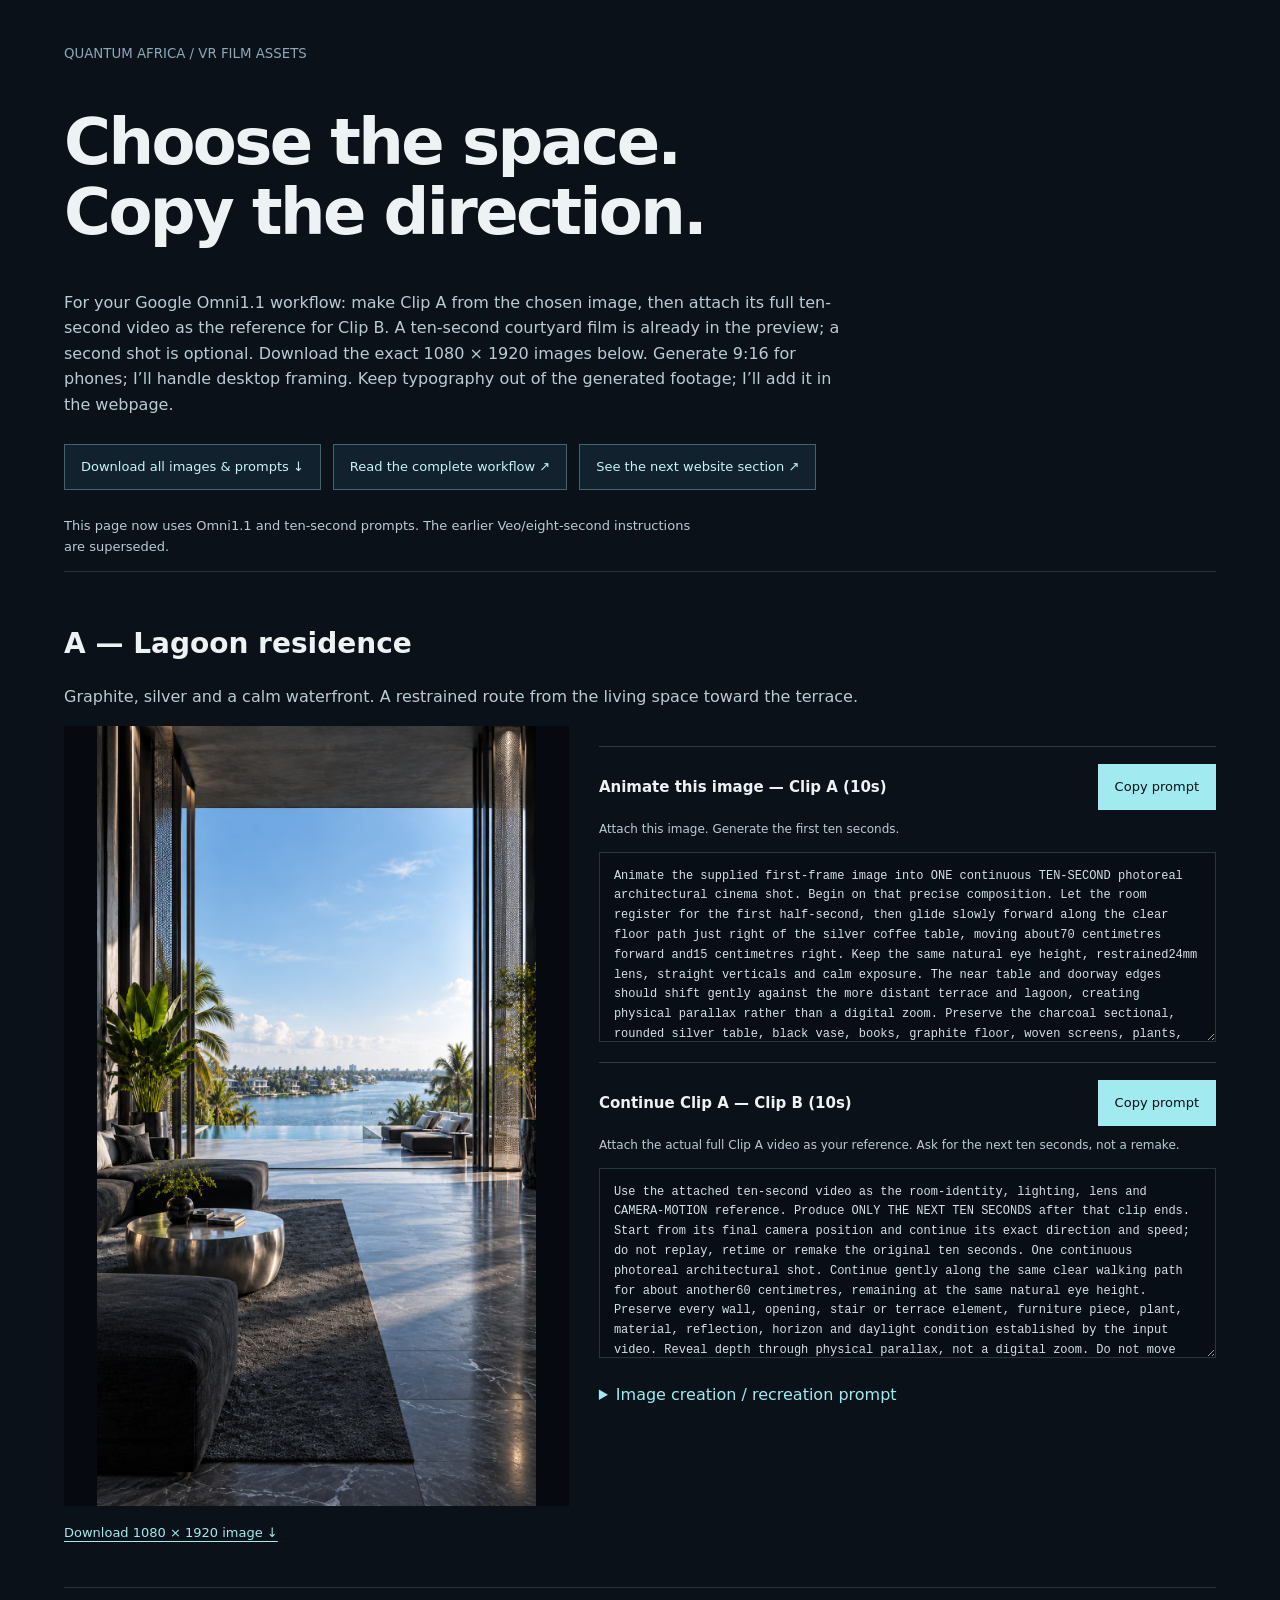
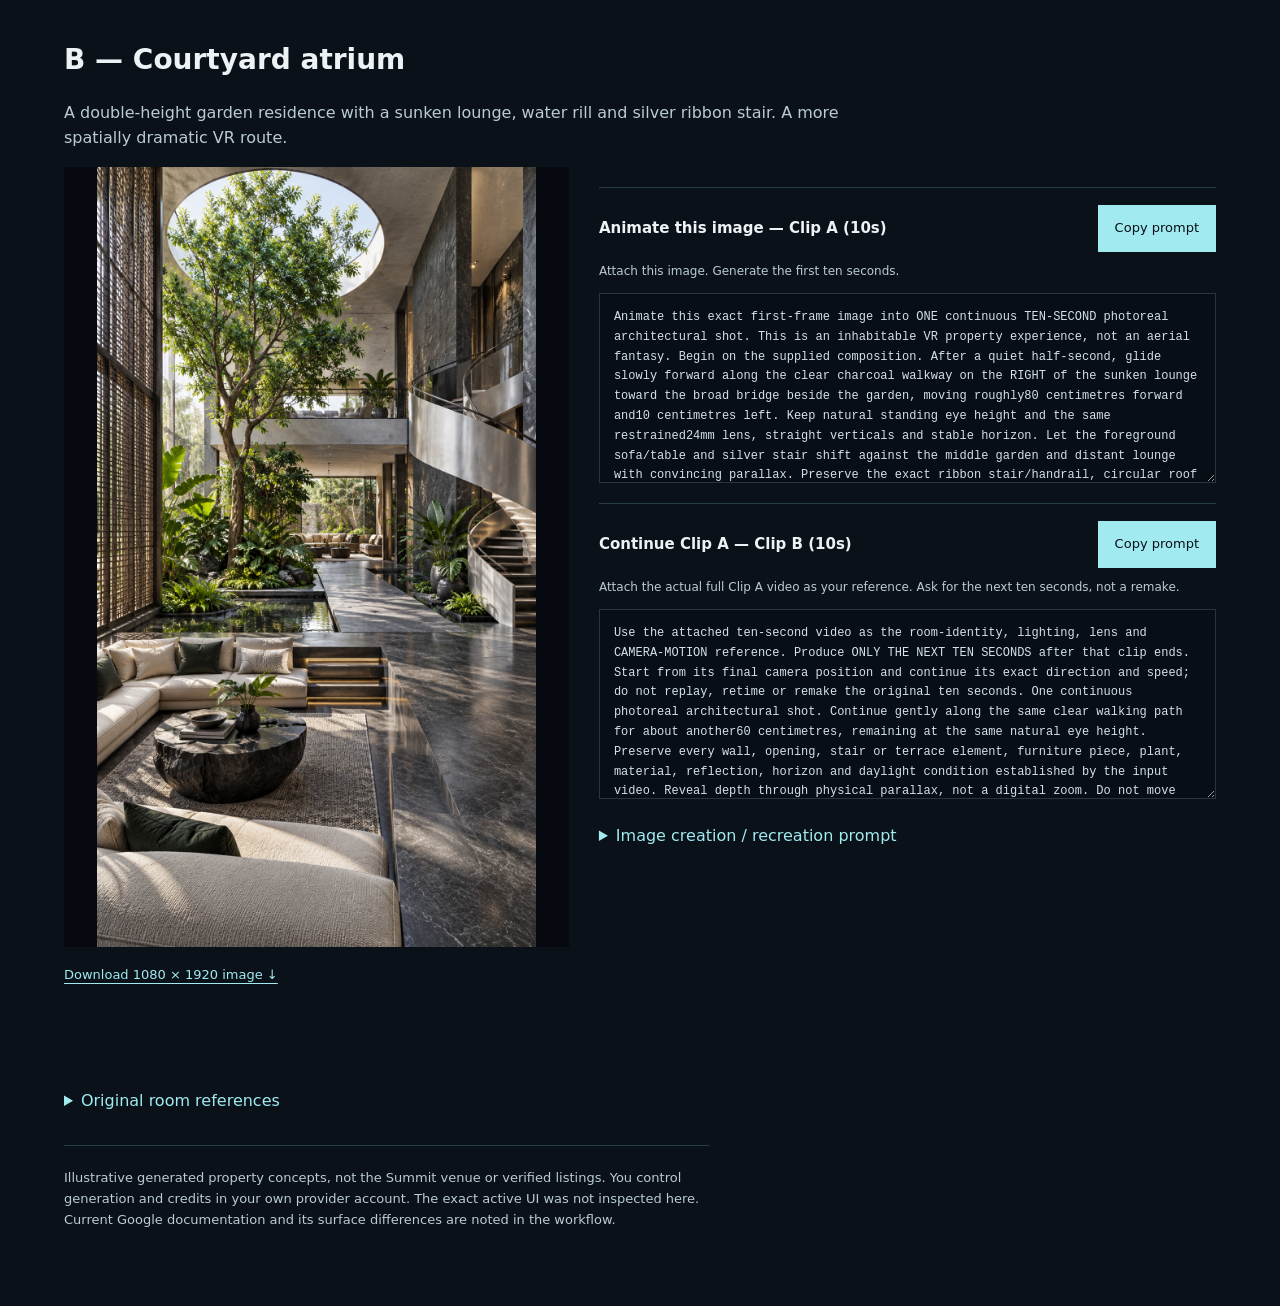
<file: website-summit-audit-2026-10-24/concept-hero-film/vr-film-kit/index.html>
<!doctype html><html lang="en"><head><meta charset="utf-8"><meta name="viewport" content="width=device-width,initial-scale=1"><title>VR interiors — Omni1.1 images & copy-ready prompts</title><style>*{box-sizing:border-box}body{margin:0;background:#0b1119;color:#edf2f5;font:16px/1.6 system-ui,sans-serif}main{max-width:1200px;margin:auto;padding:40px 24px}h1{font-size:clamp(34px,5vw,64px);line-height:1.08;letter-spacing:-.04em}h2{font-size:28px;line-height:1.2}h3{font-size:15px;margin:0}p{max-width:78ch;color:#bacbd4}a{color:#a0eaf0;text-underline-offset:4px}.actions{display:flex;flex-wrap:wrap;gap:12px;margin:26px 0}.actions a,button{padding:12px 16px;border:1px solid #a0eaf055;text-decoration:none;min-height:46px;background:#11212d;color:#c9f4f7;font:inherit;font-size:13px;cursor:pointer}.asset{padding:32px 0 42px;border-top:1px solid #b5d6e22b}.asset-grid{display:grid;grid-template-columns:.9fr 1.1fr;gap:30px;align-items:start}.asset-photo{position:sticky;top:18px}.asset-photo img{width:100%;max-height:780px;object-fit:contain;background:#060a10}.asset-photo a{display:inline-block;margin-top:10px;font-size:13px}.prompt{border-top:1px solid #a0eaf033;padding-top:17px;margin-top:20px}.prompt-head{display:flex;justify-content:space-between;align-items:center;gap:15px;margin-bottom:10px}.prompt-head button{flex-shrink:0;background:#a0eaf0;color:#081019}.prompt p{font-size:12px;margin:0 0 12px}textarea{resize:vertical;display:block;width:100%;height:190px;padding:14px;background:#080e15;color:#d4e1e9;border:1px solid #718b9b4d;font:12px/1.65 ui-monospace,monospace}details{margin-top:24px}summary{cursor:pointer;color:#a0eaf0;min-height:44px}.note{padding:22px 0;border-top:1px solid #a0eaf033;font-size:13px}small{color:#8ea8b8}.status{min-height:24px;color:#a0eaf0;font-size:12px}.legacy-note{font-size:13px}button:focus-visible,a:focus-visible,textarea:focus-visible,summary:focus-visible{outline:3px solid #a0eaf0;outline-offset:4px}@media(max-width:750px){.asset-grid{grid-template-columns:1fr}.asset-photo{position:static}.asset-photo img{max-height:75svh}.prompt-head{align-items:start}textarea{height:210px}}</style><script type="module" src="gallery.js"></script></head><body><main><small>QUANTUM AFRICA / VR FILM ASSETS</small><h1>Choose the space.<br>Copy the direction.</h1><p>For your Google Omni1.1 workflow: make Clip A from the chosen image, then attach its full ten-second video as the reference for Clip B. A ten-second courtyard film is already in the preview; a second shot is optional. Download the exact 1080 × 1920 images below. Generate 9:16 for phones; I’ll handle desktop framing. Keep typography out of the generated footage; I’ll add it in the webpage.</p><div class="actions"><a href="vr-interior-flow-kit.zip" download>Download all images & prompts ↓</a><a href="FLOW-PROMPTS.md">Read the complete workflow ↗</a><a href="../#robotics">See the next website section ↗</a></div><p class="legacy-note">This page now uses Omni1.1 and ten-second prompts. The earlier Veo/eight-second instructions are superseded.</p><div id="assets"></div><p class="status" id="copy-status" role="status"></p><details><summary>Original room references</summary><p>The closer image is a framing guide only. Your actual Clip A ending is the continuity source for B.</p><p><a href="00-room-identity-wide.png" download>Wide identity reference ↓</a> · <a href="02-closer-look-reference.png" download>Closer framing reference ↓</a></p></details><p class="note">Illustrative generated property concepts, not the Summit venue or verified listings. You control generation and credits in your own provider account. The exact active UI was not inspected here. Current Google documentation and its surface differences are noted in the workflow.</p><noscript><p><a href="FLOW-PROMPTS.md">Open all copy-ready prompts</a></p><p><a href="01-entry-1080x1920.png" download>Download lagoon interior</a> · <a href="03-courtyard-atrium-1080x1920.png" download>Download courtyard interior</a></p></noscript></main></body></html>
</file>
<file: website-summit-audit-2026-10-24/concept-hero-film/headset.css>
@font-face{font-family:Manrope;src:url('assets/brand/manrope-400.ttf');font-weight:400;font-display:swap}@font-face{font-family:Manrope;src:url('assets/brand/manrope-800.ttf');font-weight:800;font-display:swap}
:root{--ink:#080d13;--white:#eff3f5;--silver:#bbcad2;--cyan:#a0eaf0;--gutter:clamp(24px,5vw,88px)}*{box-sizing:border-box}html{scroll-behavior:smooth}body{margin:0;background:var(--ink);color:var(--white);font:400 16px/1.6 Manrope,sans-serif}a{color:inherit;text-decoration:none}button{font:inherit;cursor:pointer}a,button{touch-action:manipulation;-webkit-tap-highlight-color:transparent}button[hidden],[hidden]{display:none!important}p,h1,h2{margin:0}h1,h2{font-weight:400;line-height:1.1;letter-spacing:-.045em}img{display:block;max-width:100%}:focus-visible{outline:3px solid var(--cyan);outline-offset:6px}::selection{background:var(--cyan);color:var(--ink)}.skip{position:fixed;top:-100px;left:20px;z-index:100;background:var(--cyan);color:var(--ink);padding:15px}.skip:focus{top:12px}.study-tools{position:fixed;top:0;left:0;right:0;z-index:30;height:76px;padding:0 var(--gutter);display:flex;justify-content:space-between;align-items:center;gap:20px;background:linear-gradient(#080d13eb,#080d1444);border-bottom:1px solid #bed3df18}.small-brand{display:flex;gap:8px;align-items:center;min-height:44px;font-size:9px;letter-spacing:.1em}.small-brand img{width:37px;height:43px;object-fit:contain}.study-tools>div{display:flex;align-items:center;gap:28px}.study-tools button{min-height:44px;padding:0;border:0;background:none;color:var(--silver);font-size:10px}.study-tools button span{margin-left:8px}.study-tools button:disabled{opacity:.4;cursor:default}.sequence{position:relative;height:340svh}.stage{position:sticky;top:0;height:100svh;min-height:700px;overflow:hidden;background:#080d13}.mask-definitions{position:absolute}.eyebrow{font-size:9px;letter-spacing:.12em;line-height:1.7;color:var(--silver)}.arrival-copy{position:absolute;left:var(--gutter);right:var(--gutter);top:130px;z-index:5;opacity:var(--arrival-opacity,1);visibility:var(--arrival-visible,visible);transform:translateY(var(--arrival-y,0px))}.arrival-copy h1{font-size:clamp(46px,5.6vw,82px);margin-top:20px;max-width:1000px}.device-rig{position:absolute;left:var(--device-left,0px);top:var(--device-top,0px);width:var(--device-width,100%);height:var(--device-height,auto);transform-origin:var(--origin-x,38.8%) var(--origin-y,43.3%);transform:translate(var(--device-tx,0px),var(--device-ty,0px)) scale(var(--device-scale,1));z-index:3;pointer-events:none;visibility:var(--device-visible,visible)}.device-rig img{width:100%;height:100%;max-width:none;object-fit:contain}.room-view{position:absolute;inset:0;z-index:1;clip-path:url(#physical-optics);background:#111c26}.room-view img{width:100%;height:100%;object-fit:cover;object-position:37% 50%;transform:scale(var(--room-scale,1.06)) translateX(var(--room-x,0px))}.room-shade{position:absolute;inset:0;background:linear-gradient(0deg,#070e18ee 0%,#070e1800 62%);opacity:var(--room-shade-opacity,0)}.arrival-action{position:absolute;left:var(--gutter);bottom:85px;z-index:6;opacity:var(--arrival-opacity,1);visibility:var(--arrival-visible,visible)}.button{min-height:54px;display:inline-flex;align-items:center;justify-content:space-between;gap:70px;background:var(--cyan);color:var(--ink);font-size:12px;border:0;padding:15px 22px;transition:background .2s}.button:hover{background:#d1f7f9}.button span{font-size:19px;line-height:1}.arrival-action>p{font-size:10px;color:var(--silver);margin-top:15px}.inside-copy{position:absolute;left:var(--gutter);right:var(--gutter);bottom:90px;z-index:5;opacity:var(--inside-opacity,0);visibility:var(--inside-visible,hidden);transform:translateY(var(--inside-y,15px))}.inside-copy .eyebrow{color:var(--cyan)}.inside-copy h2{font-size:clamp(50px,6.4vw,94px);font-weight:800;margin-top:20px}.text-button{min-height:44px;padding:12px 0;display:inline-flex;align-items:center;justify-content:space-between;gap:48px;border:0;border-bottom:1px solid #a8bfcc;background:none;color:var(--white);font-size:12px;margin-top:28px}.text-button span{font-size:17px}.closing-copy{position:absolute;top:130px;left:var(--gutter);right:var(--gutter);z-index:5;opacity:var(--closing-opacity,0);visibility:var(--closing-visible,hidden);max-width:750px}.closing-copy h2{font-size:clamp(48px,5.5vw,82px);margin:22px 0;font-weight:800}.closing-copy>p:not(.eyebrow){font-size:13px;color:#bdced8}.closing-copy .button{margin-top:28px}.closing-copy .powered{font-size:10px!important;margin-top:23px}.provenance{position:absolute;bottom:20px;left:var(--gutter);right:var(--gutter);z-index:8;display:flex;justify-content:space-between;align-items:center;gap:20px;font-size:8px;color:#9fb5c3}.provenance span{font-size:8px;letter-spacing:.06em;white-space:nowrap}.media-message{position:absolute;bottom:55px;left:var(--gutter);right:var(--gutter);z-index:8;font-size:11px;color:var(--silver)}footer{padding:30px var(--gutter);display:flex;justify-content:space-between;gap:30px;border-top:1px solid #b7cfdf22;background:#070c12;font-size:10px;color:var(--silver)}footer>p+p{font-size:9px}footer a{text-decoration:underline;text-underline-offset:3px}
.static-mode .sequence{height:auto}.static-mode .stage{position:relative;height:auto;min-height:0;padding:120px 0 90px}.static-mode .arrival-copy{position:relative;top:auto;left:auto;right:auto;margin:0 var(--gutter);opacity:1;visibility:visible;transform:none}.static-mode .device-rig{position:relative;left:auto;top:auto;width:min(100%,1000px);height:auto;transform:none;margin:30px auto 0;visibility:visible}.static-mode .device-rig img{height:auto}.static-mode .room-view{position:relative;height:75svh;min-height:500px;clip-path:none;margin-top:40px}.static-mode .room-view img{transform:none}.static-mode .room-shade{display:none}.static-mode .arrival-action{display:none}.static-mode .inside-copy{position:relative;left:auto;right:auto;bottom:auto;opacity:1;visibility:visible;transform:none;margin:40px var(--gutter) 65px}.static-mode .inside-copy .text-button{display:none}.static-mode .closing-copy{position:relative;top:auto;left:auto;right:auto;opacity:1;visibility:visible;margin:0 var(--gutter)}.static-mode .provenance{bottom:22px}.static-mode .provenance span{display:none}.static-mode .media-message{position:relative;left:auto;right:auto;bottom:auto;margin:25px var(--gutter) 0}.device-unavailable .device-rig{display:none}.device-unavailable .room-view{margin-top:45px}
@media(max-width:760px){.study-tools{height:72px}.small-brand{font-size:8px;letter-spacing:.06em;gap:3px}.small-brand img{width:29px;height:34px}.study-tools>div{gap:20px}.study-tools button{font-size:9px}.study-tools button span{margin-left:4px}.stage{min-height:690px}.arrival-copy{top:112px}.eyebrow{font-size:7px;letter-spacing:.08em}.arrival-copy h1{font-size:41px;margin-top:20px;line-height:1.1;max-width:360px}.arrival-action{left:var(--gutter);right:var(--gutter);bottom:88px}.arrival-action .button{width:100%;min-height:52px;font-size:11px}.arrival-action>p{font-size:9px;margin-top:12px}.inside-copy{bottom:100px}.inside-copy .eyebrow{font-size:7.5px}.inside-copy h2{font-size:47px;line-height:1.1;margin-top:18px}.text-button{font-size:10px;margin-top:25px}.closing-copy{top:113px;max-width:none}.closing-copy h2{font-size:39px;line-height:1.1;margin:20px 0}.closing-copy>p:not(.eyebrow){font-size:10px;max-width:260px}.closing-copy .button{margin-top:24px;min-height:50px;font-size:10px;gap:20px;width:100%}.closing-copy .powered{font-size:9px!important;margin-top:17px}.provenance{bottom:17px;font-size:6.4px;gap:12px}.provenance p{max-width:235px}.provenance span{font-size:6px}.media-message{font-size:9px}.room-view img{object-position:34% 50%}.static-mode .stage{padding-top:112px}.static-mode .arrival-copy h1{font-size:40px}.static-mode .device-rig{width:116%;max-width:none;margin-left:-8%;margin-top:30px}.static-mode .room-view{height:70svh;min-height:490px;margin-top:0}.static-mode .inside-copy{margin-top:35px;margin-bottom:65px}.static-mode .closing-copy h2{font-size:41px}.static-mode .provenance p{max-width:none}footer{display:block;padding-top:25px;padding-bottom:25px;font-size:10px}footer>p+p{font-size:8px;margin-top:15px}}
@media(max-width:370px){.arrival-copy h1{font-size:38px}.inside-copy h2{font-size:43px}.closing-copy h2{font-size:36px}.provenance{font-size:6px}.small-brand{font-size:7px}.study-tools>div{gap:17px}.closing-copy>.eyebrow{font-size:6.5px}}
@media(max-height:750px) and (max-width:760px){.stage{min-height:660px}.arrival-copy,.closing-copy{top:101px}.arrival-copy h1{font-size:36px;margin-top:17px}.arrival-action{bottom:70px}.inside-copy{bottom:80px}.inside-copy h2{font-size:42px}.closing-copy h2{font-size:34px;margin:16px 0}.closing-copy .button{margin-top:19px}.provenance{bottom:13px}}
@media(min-width:761px){.closing-copy{max-width:540px}.closing-copy h2{font-size:clamp(46px,4.3vw,70px)}}
@media(prefers-reduced-motion:reduce){html{scroll-behavior:auto}*,*::before,*::after{transition:none!important;animation:none!important}}

/* The display image is composited only over actual lens glass; original highlights remain. */
.room-view{z-index:4;opacity:var(--room-opacity,.7)}.optic-reflections{position:absolute;inset:0;z-index:5;clip-path:url(#physical-optics);mix-blend-mode:screen;opacity:var(--reflection-opacity,.65);pointer-events:none}.reflection-rig{position:absolute;left:var(--device-left,0px);top:var(--device-top,0px);width:var(--device-width,100%);height:var(--device-height,auto);transform-origin:var(--origin-x,38.8%) var(--origin-y,43.3%);transform:translate(var(--device-tx,0px),var(--device-ty,0px)) scale(var(--device-scale,1));visibility:var(--device-visible,visible)}.reflection-rig img{width:100%;height:100%;max-width:none;object-fit:contain}.arrival-copy,.inside-copy,.closing-copy{z-index:7}.static-mode .optic-reflections{display:none}.static-mode .room-view{opacity:1}

/* Keep the photographic foreground, clip and reflection in one stage plane. */
.stage{isolation:isolate;transform:translateZ(0)}

/* The film and its exact first-frame poster share the calibrated optic plane. */
.room-view video{position:absolute;inset:0;width:100%;height:100%;object-fit:cover;object-position:50% 50%;transform:scale(var(--room-scale,1.06)) translateX(var(--room-x,0px))}
.room-view #room-image{object-position:50% 50%}
.room-shade{pointer-events:none}
.vr-playback-actions{display:flex;flex-wrap:wrap;align-items:center;gap:12px 28px}
.vr-playback-actions .text-button{gap:12px}
.static-mode .room-view video{transform:none}
.static-mode .vr-playback-actions #vr-film-control{display:inline-flex}
.static-mode .vr-playback-actions{margin-top:20px}
.vr-film-active .study-tools{background:linear-gradient(#080d13ed,#080d13c9)}
.vr-film-active #replay{display:none}

/* A quiet wayfinding cue, owned by the existing lens entry/exit progress. */
.vr-scroll-cue{position:absolute;z-index:8;right:max(16px,env(safe-area-inset-right));top:44%;display:flex;flex-direction:column;align-items:center;gap:12px;margin:0;padding:14px 9px;border:1px solid #d9f6f044;border-radius:24px;background:#080d13cc;color:#effbfc;box-shadow:0 2px 16px #0003;pointer-events:none;opacity:var(--inside-opacity,0);visibility:var(--inside-visible,hidden)}
.vr-scroll-cue>span:first-child{writing-mode:vertical-rl;font-size:11px;font-weight:600;letter-spacing:.08em;line-height:1.2}
.vr-scroll-cue>span:last-child{font-size:18px;line-height:1}
.static-mode .vr-scroll-cue{display:none}
@media(max-width:760px){.vr-scroll-cue{right:max(12px,env(safe-area-inset-right));top:38%;padding:12px 8px}}
</file>
<file: website-summit-audit-2026-10-24/concept-hero-film/hero.css>
:root{--cyan:#a0eaf0}html{scroll-padding-top:76px}.study-tools{z-index:60;background:linear-gradient(#080d13dd,#080d1300);border-bottom-color:#ffffff14}.small-brand img{width:24px;height:34px}.small-brand{gap:9px;font-size:10px}.brand-year{display:block;font-size:7px;letter-spacing:.18em;margin-top:3px}.study-tools nav{display:flex;gap:35px;align-items:center;font-size:11px}.header-attend{border-bottom:1px solid var(--cyan);padding:10px 0}.header-attend span{margin-left:20px}.study-tools>div{gap:22px}.study-tools button{font-size:9px}.film-hero{height:100svh;min-height:660px;position:relative;isolation:isolate;overflow:hidden;background:#080d13}.hero-film{position:absolute;inset:0 0 0 38%;z-index:-1;overflow:hidden}.hero-film video,.hero-film>img{width:100%;height:100%;object-fit:cover;object-position:50% 36%}.film-shade{position:absolute;inset:0;background:linear-gradient(90deg,#080d13 0%,#080d13a6 22%,#080d1300 65%),linear-gradient(0deg,#080d13f5 0%,#080d1311 52%,#080d1366 100%)}.hero-headline{position:absolute;left:var(--gutter);right:var(--gutter);top:clamp(130px,17svh,180px)}.hero-kicker{font-size:9px;letter-spacing:.11em;color:#d0e0e5;margin-bottom:26px}.hero-headline h1{font-size:clamp(90px,10.4vw,168px);font-weight:800;line-height:.91;letter-spacing:-.055em}.line-mask{display:block;overflow:hidden;padding-bottom:.08em;margin-bottom:-.08em}.line-mask>span{display:block;transform:none}.year-mask{font-size:.31em;line-height:1.4;letter-spacing:.015em;color:var(--cyan);margin-top:.36em}.hero-promise{font-size:15px;line-height:1.6;margin-top:28px;color:#e1e9ec}.hero-conversion{position:absolute;left:var(--gutter);bottom:82px;max-width:660px;right:var(--gutter)}.event-line{display:flex;gap:35px;font-size:10px;font-weight:800;letter-spacing:.05em;border-top:1px solid #d5e8ed44;padding-top:16px;margin-bottom:19px}.hero-actions{display:flex;gap:35px;align-items:center}.hero-actions .button{min-width:218px}.experience-link{font-size:11px;display:flex;align-items:center;gap:24px;min-height:44px}.experience-link span{font-size:17px}.hero-bottom{position:absolute;left:var(--gutter);right:var(--gutter);bottom:22px;display:flex;justify-content:space-between;align-items:center;gap:20px;color:#afc3cd;font-size:8px}.hero-bottom>p{letter-spacing:.04em}.hero-bottom>span{margin-right:48px}.film-control{position:absolute;bottom:13px;right:var(--gutter);min-width:36px;min-height:36px;border:1px solid #bad4dc55;color:#d1e5ee;background:#080d1366;font-size:11px}.hero-ready .line-mask>span{animation:title-enter .9s cubic-bezier(.16,1,.3,1) both}.hero-ready .line-mask:nth-child(2)>span{animation-delay:.11s}.hero-ready .line-mask:nth-child(3)>span{animation-delay:.22s}.hero-ready .hero-promise,.hero-ready .hero-conversion{animation:detail-enter .8s .5s both}@keyframes title-enter{from{transform:translateY(115%)}to{transform:translateY(0)}}@keyframes detail-enter{from{opacity:0;transform:translateY(12px)}to{opacity:1;transform:translateY(0)}}
.brand-opening{position:fixed;inset:0;z-index:100;pointer-events:none;background:#080d13}.brand-opening.aperture-active{background:transparent}html.skip-intro .brand-opening{display:none!important}html.skip-intro .hero-headline .line-mask>span{transform:none!important}html.skip-intro .hero-promise,html.skip-intro .hero-conversion{opacity:1!important}.opening-surface{position:absolute;inset:0;overflow:visible}.opening-mark{position:absolute;left:50%;top:44%;transform:translate(-50%,-50%);width:clamp(240px,35vw,420px);height:auto;max-width:none;transform-origin:0 0;will-change:transform;clip-path:inset(var(--mark-reveal,0%) 0 0 0)}.opening-name{position:absolute;left:0;right:0;top:63%;text-align:center;font-size:11px;letter-spacing:.14em;font-weight:800;color:var(--white)}.opening-name span{display:block;font-weight:400;font-size:8px;letter-spacing:.25em;margin-top:9px;color:var(--silver)}#skip-opening{position:absolute;right:var(--gutter);bottom:24px;background:none;border:0;color:#c5d6de;font-size:10px;min-height:44px;pointer-events:auto;cursor:pointer}.intro-playing .hero-headline .line-mask>span{transform:translateY(115%)}.intro-playing .hero-promise,.intro-playing .hero-conversion{opacity:0}.arrival-copy h2{font-size:clamp(46px,5.6vw,82px);margin-top:20px;max-width:1000px}.static-mode .hero-headline,.static-mode .hero-conversion{position:absolute}.static-mode .film-hero{height:100svh}.static-mode .hero-film video{visibility:hidden}.static-mode .hero-film>img{display:block!important}.static-mode .hero-headline .line-mask>span{transform:none;animation:none}.static-mode .hero-promise,.static-mode .hero-conversion{opacity:1;animation:none}
@media(max-width:760px){html{scroll-padding-top:72px}.study-tools nav{display:none}.study-tools>div{gap:15px}.study-tools button{font-size:8px}.small-brand{font-size:8px}.brand-year{font-size:6px}.small-brand img{width:20px;height:29px}.film-hero{min-height:590px}.hero-film{inset:36% 0 0}.hero-film video,.hero-film>img{object-position:50% 15%}.film-shade{background:linear-gradient(0deg,#080d13ee 0%,#080d1344 32%,#080d1300 70%,#080d13cc 100%)}.hero-headline{top:112px}.hero-kicker{font-size:6.8px;letter-spacing:.045em;max-width:340px;margin-bottom:22px}.hero-headline h1{font-size:clamp(49px,7.2svh,65px);line-height:.93;letter-spacing:-.045em}.year-mask{font-size:.43em;margin-top:.42em;letter-spacing:.035em}.hero-promise{font-size:12px;line-height:1.55;margin-top:19px}.hero-conversion{bottom:69px;max-width:none}.event-line{gap:18px;justify-content:space-between;font-size:8px;letter-spacing:.01em;padding-top:12px;margin-bottom:15px}.hero-actions{display:block}.hero-actions .button{width:100%;min-height:50px;font-size:11px}.experience-link{justify-content:space-between;font-size:9px;min-height:39px;padding-top:7px}.hero-bottom{bottom:17px;font-size:6.3px}.hero-bottom>p{max-width:190px}.hero-bottom>span{font-size:6px;margin-right:37px}.film-control{min-width:28px;min-height:30px;bottom:10px;font-size:9px}.opening-name{top:64%;font-size:10px}.arrival-copy h2{font-size:41px;line-height:1.1;max-width:360px}}
@media(max-width:370px){.hero-headline h1{font-size:49px}.hero-kicker{font-size:6.2px}.event-line{font-size:7.5px;gap:10px}.arrival-copy h2{font-size:38px}}
@media(max-height:750px) and (min-width:761px){.film-hero{min-height:610px}.hero-headline{top:120px}.hero-headline h1{font-size:clamp(90px,9vw,130px)}.hero-kicker{margin-bottom:19px}.hero-promise{margin-top:20px;font-size:13px}.hero-conversion{bottom:73px}}
@media(max-height:750px) and (max-width:760px){.hero-headline{top:99px}.hero-kicker{margin-bottom:16px}.hero-headline h1{font-size:48px}.hero-promise{margin-top:14px;font-size:10px}.hero-conversion{bottom:59px}.event-line{padding-top:10px;margin-bottom:12px}.hero-actions .button{min-height:47px}.experience-link{min-height:34px}.hero-bottom{bottom:12px}.film-control{bottom:6px}.arrival-copy h2{font-size:36px;margin-top:17px}}
@media(prefers-reduced-motion:reduce){.brand-opening{display:none!important}.hero-headline .line-mask>span{animation:none;transform:none}.hero-promise,.hero-conversion{animation:none;opacity:1}}
.hero-film{z-index:0}.hero-film video,.hero-film>img{position:absolute;inset:0;z-index:0}.hero-film>img{z-index:1}.film-shade{z-index:2}.hero-headline,.hero-conversion,.hero-bottom{z-index:3}.film-control{z-index:4}
html{scroll-padding-top:0}
.film-control{min-width:44px;min-height:44px}.hero-bottom>span{margin-right:54px}
@media(max-width:760px){.hero-film{-webkit-mask-image:linear-gradient(to bottom,transparent 0%,#000 18%,#000 100%);mask-image:linear-gradient(to bottom,transparent 0%,#000 18%,#000 100%)}.film-shade{background:linear-gradient(0deg,#080d13 0%,#080d13cc 26%,#080d1366 44%,#080d1300 65%,#080d13ee 90%,#080d13 100%)}}
</file>
<file: website-summit-audit-2026-10-24/concept-hero-film/robotics.css>
.vr-phrases{height:210px;position:relative;margin-top:20px}.vr-phrases h2{position:absolute;inset:0 auto auto 0;margin:0;opacity:var(--vr-copy-a,1);visibility:var(--vr-copy-a-visible,visible);transform:translateY(var(--vr-copy-a-y,0px));max-width:100%}.vr-phrases .vr-phrase-second{opacity:var(--vr-copy-b,0);visibility:var(--vr-copy-b-visible,hidden);transform:translateY(var(--vr-copy-b-y,15px))}.inside-copy .text-button{margin-top:14px}.robot-chapter{height:245svh;position:relative;background:#080d13}.robot-stage{height:100svh;min-height:700px;position:sticky;top:0;overflow:hidden;isolation:isolate;transform:translateZ(0)}.robot-photo{position:absolute;inset:0;z-index:0;clip-path:inset(var(--robot-crop-top,43%) 0 var(--robot-crop-bottom,35%) 0);background:#080d13}.robot-photo img{width:100%;height:100%;object-fit:cover;object-position:72% 30%;transform-origin:72% 30%;transform:translateY(var(--robot-image-y,14vh)) scale(var(--robot-scale,2.1));filter:brightness(var(--robot-exposure,.55));will-change:transform}.robot-light{position:absolute;inset:0;background:linear-gradient(90deg,#080d13ec 0%,#080d1377 35%,transparent 70%),linear-gradient(0deg,#080d13fa 0%,#080d13a6 18%,transparent 55%,#080d1366 100%)}.robot-intro{position:absolute;left:var(--gutter);right:var(--gutter);top:132px;z-index:2;opacity:var(--robot-intro-opacity,1);visibility:var(--robot-intro-visible,visible);transform:translateY(var(--robot-intro-y,0px))}.robot-intro h2{font-size:clamp(56px,7.7vw,112px);font-weight:800;letter-spacing:-.045em;margin:24px 0}.robot-intro h2>span{color:var(--cyan)}.robot-intro>p:not(.eyebrow){font-size:15px;line-height:1.6;color:#c9d8df}.robot-intro .text-button{margin-top:24px}.robot-context{position:absolute;left:var(--gutter);right:var(--gutter);top:125px;z-index:3;opacity:var(--robot-context-opacity,0);visibility:var(--robot-context-visible,hidden);transform:translateY(var(--robot-context-y,18px))}.robot-context h2{font-size:clamp(52px,6.5vw,94px);font-weight:800;margin-top:22px;max-width:500px}.robot-context .eyebrow{color:var(--cyan)}.robot-takeaway{position:absolute;left:var(--gutter);right:var(--gutter);bottom:82px;z-index:3;opacity:var(--robot-context-opacity,0);visibility:var(--robot-context-visible,hidden);max-width:640px}.robot-takeaway>p{font-size:17px;color:#e0eaf0}.robot-formats{display:flex;flex-wrap:wrap;gap:12px 25px;border-top:1px solid #b9d6df44;margin-top:22px;padding-top:16px;font-size:10px;color:#a9c0cc}.robot-takeaway .text-button{margin-top:18px}.robot-credit,.robot-phase{position:absolute;bottom:23px;left:var(--gutter);font-size:8px;color:#a1b8c5;z-index:4}.robot-phase{left:auto;right:var(--gutter);letter-spacing:.06em}.attend-invitation{padding:120px var(--gutter) 105px;min-height:80svh;background:#0c1721;color:#eff3f5;position:relative}.attend-invitation h2{font-size:clamp(64px,8.2vw,120px);line-height:1.02;font-weight:800;margin:32px 0}.attend-facts{font-size:17px;color:#d5e1e7}.attend-venue{font-size:11px;color:#a2bac8;margin-top:12px}.attend-invitation .button{margin-top:35px}.attend-invitation .powered{font-size:11px;color:#a2bac8;margin-top:25px}.static-mode .vr-phrases{height:auto}.static-mode .vr-phrases h2{position:relative;opacity:1;visibility:visible;transform:none}.static-mode .vr-phrases .vr-phrase-second{display:none}.robot-chapter.is-static{height:auto}.is-static .robot-stage{position:relative;height:auto;min-height:0;padding:110px 0 70px}.is-static .robot-intro{position:relative;top:auto;left:auto;right:auto;margin:0 var(--gutter) 45px;opacity:1;visibility:visible;transform:none}.is-static .robot-intro #reveal-robot{display:none}.is-static .robot-photo{position:relative;height:80svh;min-height:500px;clip-path:none}.is-static .robot-photo img{transform:none;filter:none}.is-static .robot-context{position:relative;top:auto;left:auto;right:auto;margin:45px var(--gutter) 30px;opacity:1;visibility:visible;transform:none}.is-static .robot-takeaway{position:relative;left:auto;right:auto;bottom:auto;margin:0 var(--gutter) 35px;opacity:1;visibility:visible}.is-static .robot-phase{display:none}.robot-unavailable .robot-photo{display:none}
@media(min-width:761px){.robot-photo{left:29%}.robot-photo img{object-position:70% 32%}.robot-light{background:linear-gradient(90deg,#080d13 0%,#080d1388 25%,transparent 70%),linear-gradient(0deg,#080d13ee 0%,#080d1344 24%,transparent 65%)}.is-static .robot-photo{left:0}}
@media(max-width:760px){.vr-phrases{height:115px;margin-top:18px}.vr-phrases h2{font-size:43px}.inside-copy .text-button{margin-top:14px}.robot-stage{min-height:690px}.robot-intro{top:112px}.robot-intro .eyebrow{font-size:7px;letter-spacing:.06em}.robot-intro h2{font-size:49px;line-height:1.02;margin:22px 0}.robot-intro>p:not(.eyebrow){font-size:12px}.robot-intro .text-button{font-size:10px;margin-top:18px}.robot-photo img{object-position:61% 30%;transform-origin:72% 30%}.robot-light{background:linear-gradient(0deg,#080d13f7 0%,#080d13bb 17%,transparent 45%,#080d1366 70%,#080d13cc 100%)}.robot-context{top:110px}.robot-context h2{font-size:43px;line-height:1.04;max-width:230px;margin-top:19px}.robot-context .eyebrow{font-size:7px}.robot-takeaway{bottom:76px;max-width:none}.robot-takeaway>p{font-size:12px;line-height:1.65}.robot-formats{font-size:8px;gap:10px 16px;margin-top:17px;padding-top:13px}.robot-takeaway .text-button{font-size:10px;margin-top:15px}.robot-credit{bottom:18px;font-size:6.5px;max-width:230px}.robot-phase{display:none}.attend-invitation{padding:88px var(--gutter) 75px;min-height:76svh}.attend-invitation h2{font-size:54px;margin:26px 0}.attend-facts{font-size:14px}.attend-venue{font-size:10px}.attend-invitation .button{width:100%;font-size:11px;margin-top:28px}.attend-invitation .powered{font-size:10px}.is-static .robot-stage{padding-top:112px}.is-static .robot-photo{height:75svh;min-height:500px}.is-static .robot-context{margin-top:35px}.is-static .robot-takeaway{margin-bottom:30px}}
@media(max-width:370px){.vr-phrases h2{font-size:40px}.robot-intro h2{font-size:45px}.robot-context h2{font-size:40px}.attend-invitation h2{font-size:48px}}
@media(max-height:750px) and (max-width:760px){.vr-phrases{height:103px}.vr-phrases h2{font-size:38px}.robot-stage{min-height:660px}.robot-intro,.robot-context{top:101px}.robot-intro h2{font-size:43px;margin:18px 0}.robot-intro>p:not(.eyebrow){font-size:10px}.robot-context h2{font-size:38px}.robot-takeaway{bottom:68px}.robot-takeaway>p{font-size:10px}.robot-formats{font-size:7px;margin-top:12px;padding-top:10px}}

/* Hold a recognisable visor close-up before the same frame opens to its people. */
.robot-chapter{height:300svh}
.robot-photo{left:0;clip-path:inset(var(--robot-crop-top,35%) var(--robot-crop-side,4%) var(--robot-crop-bottom,12%) var(--robot-crop-side,4%))}
.robot-photo img{position:absolute;width:var(--robot-photo-width,100%);height:var(--robot-photo-height,100%);max-width:none;object-fit:fill;transform-origin:0 0;transform:translate(var(--robot-image-x,0px),var(--robot-image-y,0px)) scale(var(--robot-scale,1));filter:brightness(var(--robot-exposure,.86))}
.robot-light{background:linear-gradient(0deg,#080d13f5 0%,#080d1355 22%,transparent 48%,#080d1322 75%,#080d1377 100%)}
.robot-intro .text-button{position:absolute;top:calc(100svh - 250px);left:0;margin-top:0}
.robot-context,.robot-intro{pointer-events:none}
.robot-intro .text-button{pointer-events:auto}
.robot-chapter.is-static{height:auto}
.is-static .robot-photo{clip-path:none}
.is-static .robot-photo img{position:relative;width:100%;height:100%;object-fit:cover;object-position:60% 50%;transform:none}
@media(min-width:761px){.robot-light{background:linear-gradient(90deg,#080d13ed,transparent 64%),linear-gradient(0deg,#080d13ee,transparent 58%)}.robot-intro .text-button{top:calc(100svh - 235px)}}
@media(max-width:760px){.robot-intro>p:not(.eyebrow){max-width:180px}.robot-intro .text-button{top:calc(100svh - 225px)}}

/* Correction: a real articulated object first; the entire photograph is the
   subsequent See it / Question it scene. One unframed stage connects them. */
.robot-chapter{height:430svh}
.robot-stage{background:#080d13;overflow:clip}
.robot-model{position:absolute;left:46%;right:-2%;top:5%;bottom:4%;z-index:2;opacity:var(--robot-model-opacity,1);pointer-events:none}
#robot-canvas{display:block;width:100%;height:100%}
.robot-photo{clip-path:none;opacity:var(--robot-photo-opacity,0);pointer-events:none}
.robot-light{background:linear-gradient(90deg,#080d13ed,transparent 68%),linear-gradient(0deg,#080d13f2,transparent 42%)}
.robot-intro{z-index:5}
.robot-intro h2{font-size:clamp(56px,6.8vw,100px)}
.robot-context{z-index:5}
.robot-takeaway{opacity:var(--robot-takeaway-opacity,0);visibility:var(--robot-takeaway-visible,hidden)}
.robot-model-message{position:absolute;left:var(--gutter);right:var(--gutter);bottom:130px;z-index:7;max-width:310px;color:var(--silver);font-size:12px;line-height:1.7}
.model-unavailable .robot-model{display:none}
.robot-chapter.is-static{height:auto}
.is-static .robot-intro{margin-bottom:0}
.is-static .robot-model{position:relative;inset:auto;width:100%;height:70svh;min-height:460px;opacity:1;margin:0 auto 35px}
.is-static .robot-photo{opacity:1}
.is-static .robot-context,.is-static .robot-takeaway{opacity:1;visibility:visible}
.is-static .robot-model-message{position:relative;inset:auto;margin:25px var(--gutter)}
@media(max-width:760px){
 .robot-model{left:-7%;right:-7%;top:24%;bottom:5%}
 .robot-intro h2{font-size:49px;max-width:310px;line-height:1.03}
 .robot-intro .text-button{top:calc(100svh - 225px)}
 .robot-light{background:linear-gradient(0deg,#080d13ef,transparent 42%,transparent 62%,#080d13d9)}
 .robot-context h2{font-size:43px}
 .is-static .robot-model{width:100%;height:65svh;min-height:420px}
}
@media(max-height:750px) and (max-width:760px){.robot-intro h2{font-size:43px}.robot-context h2{font-size:38px}.robot-model{top:24%;bottom:4%}}

/* Desktop keeps the mobile's immersive photo/type overlay, with a wider crop
   rather than an opaque text column next to a separate portrait. */
@media(min-width:761px){.robot-light{background:linear-gradient(90deg,#080d1399 0%,#080d1322 48%,transparent 85%),linear-gradient(0deg,#080d13e8,transparent 42%),linear-gradient(180deg,#080d1366,transparent 55%)}}
</file>
<file: website-summit-audit-2026-10-24/concept-hero-film/conversation.css>
.study-tools{background:#080d13f2}
.voices-chapter{position:relative;height:330svh;background:#111b24}
.voices-stage{height:100svh;min-height:710px;position:sticky;top:0;overflow:hidden}
.voices-intro{position:absolute;top:125px;left:var(--gutter);width:42%;z-index:8}
.voices-intro h2{font-size:clamp(50px,6.8vw,100px);font-weight:800;line-height:1.04;margin:28px 0}
.voices-intro>p:last-child{font-size:15px;color:#c6d6df;line-height:1.7}
.portrait-stage{position:absolute;left:52%;right:7%;top:108px;bottom:115px;perspective:1200px}
.speaker-frame{position:absolute;inset:0;margin:0;overflow:hidden;background:#172832;opacity:var(--portrait-opacity,0);visibility:var(--portrait-visible,hidden);transform:translateY(var(--portrait-y,100%)) rotate(var(--portrait-roll,0deg));transform-origin:50% 100%;z-index:var(--portrait-order,0);clip-path:inset(var(--portrait-reveal,0%) 0 0 0)}
.speaker-frame:first-child{--portrait-opacity:1;--portrait-visible:visible;--portrait-y:0%}
.speaker-frame img{width:100%;height:100%;object-fit:cover;object-position:center 23%;filter:grayscale(1);transform:scale(var(--portrait-scale,1.035))}
.speaker-frame::after{content:'';position:absolute;inset:0;background:linear-gradient(0deg,#080d13f5,transparent 52%);pointer-events:none}
.speaker-frame figcaption{position:absolute;left:26px;right:22px;bottom:25px;z-index:2}
.speaker-frame figcaption>span{font-size:8px;letter-spacing:.12em;color:var(--cyan)}
.speaker-frame h3{font-size:clamp(27px,3.2vw,44px);font-weight:800;letter-spacing:-.04em;line-height:1.06;margin:10px 0}
.speaker-frame figcaption p{font-size:11px;line-height:1.5;color:#cedee5}
.portrait-navigation{position:absolute;left:52%;right:7%;bottom:48px;display:flex;align-items:center;justify-content:space-between;gap:20px}
.portrait-navigation>p{display:flex;flex-direction:column;gap:7px;font-size:6.5px;letter-spacing:.08em;color:#8da9b8}
#speaker-position{font-size:11px;letter-spacing:.1em;color:var(--cyan);font-variant-numeric:tabular-nums}
.portrait-navigation>div{display:flex;gap:8px}.portrait-navigation button{width:44px;height:44px;border:1px solid #adc6d94d;background:none;color:var(--white);font-size:19px}
.portrait-navigation button:disabled{opacity:.3;cursor:default}.voices-skip{position:absolute;left:var(--gutter);bottom:53px;margin:0}
.speaker-lineup{padding:105px var(--gutter);display:grid;grid-template-columns:1fr 1fr;gap:10%;background:#111b24;scroll-margin-top:72px}
.speaker-lineup h2{font-size:clamp(39px,4.5vw,64px);font-weight:800;line-height:1.08;margin:25px 0}
.speaker-lineup>div>p:last-child{font-size:13px;color:#a8c0cf;max-width:330px}
.speaker-lineup ul{list-style:none;padding:0;margin:0}.speaker-lineup li{padding:18px 0;border-bottom:1px solid #b5ccdd30}.speaker-lineup li:first-child{padding-top:0}.speaker-lineup h3{font-size:18px;margin:0 0 5px;font-weight:400;letter-spacing:-.02em}.speaker-lineup li p{font-size:10px;color:#a2b9c8}
.possibilities{padding:110px var(--gutter);background:#dce8eb;color:#101f29;overflow:hidden}
.possibilities>.eyebrow{color:#405d6e}.possibilities>h2{font-size:clamp(46px,6.3vw,90px);font-weight:800;margin:30px 0 75px;line-height:1.03}
.possibility-rows article{display:grid;grid-template-columns:1fr 5fr 1fr;gap:35px;padding:43px 0;border-top:1px solid #26455455;align-items:start}
.possibility-number{font-size:14px;font-variant-numeric:tabular-nums;color:#496578}.possibility-rows .eyebrow{color:#405d6e}.possibility-rows h3{font-size:clamp(32px,4.3vw,60px);font-weight:400;letter-spacing:-.04em;line-height:1.05;margin:20px 0}.possibility-rows article p:last-child{max-width:420px;font-size:14px;line-height:1.7;color:#405766}.possibility-mark{font-size:65px;line-height:1;transform:translateY(var(--possibility-drift,15px));transition:transform .15s linear}
.experience-note{border-top:1px solid #26455455;padding-top:30px;margin-top:20px;font-size:12px;color:#405766}.possibilities>.text-button{color:#101f29;border-color:#405d6e}
.static-mode .voices-chapter{height:auto}.static-mode .voices-stage{height:auto;min-height:0;padding:110px var(--gutter) 60px}.static-mode .voices-intro{position:relative;top:auto;left:auto;width:auto;margin-bottom:40px}.static-mode .portrait-stage{position:relative;inset:auto;display:grid;grid-template-columns:repeat(3,1fr);gap:20px;perspective:none}.static-mode .speaker-frame{position:relative;inset:auto;aspect-ratio:4/5;visibility:visible;opacity:1;transform:none;clip-path:none}.static-mode .portrait-navigation,.static-mode .voices-skip{display:none}.static-mode .speaker-frame img{transform:none}
@media(max-width:760px){.voices-stage{min-height:700px}.voices-intro{top:110px;left:var(--gutter);right:var(--gutter);width:auto}.voices-intro h2{font-size:43px;margin:18px 0 0}.voices-intro>p:last-child{display:none}.portrait-stage{left:var(--gutter);right:var(--gutter);top:285px;bottom:115px}.speaker-frame figcaption{left:22px;bottom:22px}.speaker-frame h3{font-size:32px;margin:9px 0}.speaker-frame figcaption p{font-size:10px}.portrait-navigation{left:var(--gutter);right:var(--gutter);bottom:48px}.portrait-navigation>p>span:last-child{font-size:6px}.voices-skip{position:absolute;left:auto;right:var(--gutter);top:230px;bottom:auto;min-height:36px;font-size:8px;gap:14px;border:0;padding:6px 0}.speaker-lineup{display:block;padding:75px var(--gutter)}.speaker-lineup h2{font-size:39px;margin:23px 0}.speaker-lineup>div>p:last-child{font-size:12px}.speaker-lineup ul{margin-top:38px}.speaker-lineup h3{font-size:18px}.possibilities{padding:80px var(--gutter) 75px}.possibilities>h2{font-size:42px;margin:26px 0 45px}.possibility-rows article{grid-template-columns:23px 1fr;gap:16px;padding:32px 0}.possibility-rows h3{font-size:34px;margin:17px 0}.possibility-rows article p:last-child{font-size:12px}.possibility-mark{display:none}.experience-note{font-size:10px;line-height:1.7}.static-mode .portrait-stage{grid-template-columns:1fr;gap:25px}.static-mode .voices-intro{top:auto;left:auto;right:auto}.static-mode .voices-intro>p:last-child{display:block;margin-top:20px}.static-mode .voices-stage{padding-top:112px}.static-mode .speaker-frame{aspect-ratio:4/4.8}}
@media(max-height:750px) and (max-width:760px){.voices-stage{min-height:660px}.voices-intro{top:100px}.voices-intro h2{font-size:38px;margin-top:15px}.portrait-stage{top:255px;bottom:105px}.voices-skip{top:209px}.portrait-navigation{bottom:36px}.speaker-frame h3{font-size:29px}}
@media(prefers-reduced-motion:reduce){.possibility-mark{transform:none}}
</file>
<file: website-summit-audit-2026-10-24/concept-hero-film/countdown.css>
.event-time{padding:65px var(--gutter) 60px;background:#080d13;border-top:1px solid #b5d4e127;border-bottom:1px solid #b5d4e127;display:grid;grid-template-columns:1fr 1.15fr;gap:50px;align-items:center}
.countdown-heading h2{font-size:clamp(32px,3.4vw,50px);font-weight:800;margin:18px 0 12px}.countdown-heading>p:last-child{font-size:10px;color:#94acbb}
.countdown-units{display:grid;grid-template-columns:repeat(4,1fr);gap:20px;align-items:start}
.countdown-units>div{display:flex;flex-direction:column;gap:14px;border-top:1px solid #bdd7e533;padding-top:14px}
.count-number{font-size:clamp(42px,5.3vw,76px);font-weight:400;letter-spacing:-.06em;font-variant-numeric:tabular-nums;line-height:1.1;white-space:nowrap;display:flex;overflow:hidden;color:var(--cyan);min-height:1.1em}
.count-number>span{display:inline-block;width:.6em;text-align:center;flex-shrink:0}
.count-label{font-size:7px;letter-spacing:.13em;color:#a8c0cf}#countdown-status{font-size:12px;color:#b5cad6;max-width:430px}
.event-time{scroll-margin-top:76px}
@media(max-width:760px){.event-time{display:block;padding:43px var(--gutter) 40px}.countdown-heading h2{font-size:32px;margin:13px 0 9px}.countdown-heading>p:last-child{font-size:10px}.countdown-units{gap:13px;margin-top:28px}.countdown-units>div{gap:11px;padding-top:12px}.count-number{font-size:clamp(40px,11.5vw,60px)}.count-label{font-size:9px;letter-spacing:.06em}#countdown-status{margin-top:25px}}
</file>
<file: website-summit-audit-2026-10-24/concept-hero-film/speaker-cutouts.css>
/* One scene of freestanding photographic cutouts, rather than portrait cards. */
.voices-chapter{height:390svh;background:#09151e;isolation:isolate}
.voices-stage{height:100svh;min-height:700px;overflow:clip;background:radial-gradient(ellipse at 73% 51%,#1a3c48 0%,#10232e 29%,#09151e 63%);isolation:isolate;perspective:none}
.speaker-lineup-anchor{position:absolute;top:0;left:0;width:1px;height:1px}
.speaker-announcement{position:absolute;width:1px;height:1px;overflow:hidden;clip-path:inset(50%);white-space:nowrap}
.voices-intro{top:125px;left:var(--gutter);right:var(--gutter);width:auto;pointer-events:none;z-index:14}
.voices-intro h2{font-size:clamp(60px,7.4vw,108px);line-height:.99;letter-spacing:-.055em;margin:24px 0 23px;font-weight:800}
.voices-intro h2>span{display:block;overflow:hidden;max-width:max-content}
.voices-intro h2>span>span{display:block;transform:translateY(var(--speaker-title-y,0%))}
.voices-intro>p:last-child{font-size:11px;max-width:300px;line-height:1.7;color:#a9c7d5}
.voices-backdrop{position:absolute;left:2%;bottom:18%;z-index:0;font-size:clamp(130px,22vw,350px);font-weight:800;line-height:1;letter-spacing:-.06em;color:transparent;-webkit-text-stroke:1px #8cc9d820;pointer-events:none;transform:translateX(var(--backdrop-x,0px));user-select:none}
.portrait-stage{inset:0;perspective:1100px;z-index:3;pointer-events:none;transform-style:preserve-3d}
.speaker-frame{inset:0;overflow:visible;background:none;clip-path:none;opacity:var(--figure-opacity,0);visibility:var(--figure-visibility,hidden);transform:translate3d(var(--figure-x,0%),var(--figure-y,0%),var(--figure-z,0px)) rotate(var(--figure-roll,0deg));transform-origin:65% 80%;z-index:var(--figure-order,0);will-change:transform,opacity}
.speaker-frame:first-child{--figure-opacity:1;--figure-visibility:visible}
.speaker-frame::after{content:none}
.speaker-frame img{position:absolute;left:38%;right:auto;top:11%;bottom:0;width:65%;height:89%;max-width:none;object-fit:contain;object-position:center bottom;filter:drop-shadow(-15px 20px 30px #0005);transform:none;-webkit-mask-image:linear-gradient(0deg,transparent 0%,#000 16%,#000 100%);mask-image:linear-gradient(0deg,transparent 0%,#000 16%,#000 100%)}
.speaker-frame figcaption{left:var(--gutter);right:auto;top:auto;bottom:20%;width:42%;z-index:3;opacity:var(--caption-opacity,1);visibility:var(--caption-visibility,visible);transform:translateY(var(--caption-y,0px));pointer-events:auto}
.speaker-frame figcaption>span{font-size:9px;letter-spacing:.12em;color:var(--cyan)}
.speaker-frame h3{font-size:clamp(42px,5.2vw,78px);font-weight:800;line-height:.97;letter-spacing:-.05em;margin:16px 0 20px;max-width:550px;text-shadow:0 2px 24px #08131ed9}
.speaker-frame h3>span{display:block}
.speaker-frame figcaption p{font-size:13px;max-width:320px;line-height:1.6;color:#c3d8e2;text-shadow:0 2px 18px #08131e}
.speaker-frame.is-type-only figcaption{left:43%;bottom:23%;width:53%}
.speaker-frame.is-type-only h3{font-size:clamp(65px,8.3vw,120px);color:var(--cyan)}
.portrait-navigation{left:var(--gutter);right:var(--gutter);bottom:26px;z-index:20;gap:30px}
.portrait-navigation>p{flex-direction:row;gap:24px;align-items:center;font-size:8px;letter-spacing:.08em}
#speaker-position{font-size:12px;color:var(--cyan)}
.portrait-navigation>div{gap:8px}.portrait-navigation button{width:48px;height:48px;border-radius:50%;border-color:#bad7e04d;background:#09151e99}
.portrait-navigation button:focus-visible{outline:2px solid var(--cyan);outline-offset:4px}
.voices-skip{left:var(--gutter);right:auto;top:auto;bottom:108px;z-index:20;font-size:10px;margin:0;gap:30px}
.static-mode .voices-chapter{height:auto}
.static-mode .voices-stage{position:relative;height:auto;min-height:0;padding:110px var(--gutter) 55px;perspective:none;background:#09151e}
.static-mode .voices-intro{position:relative;inset:auto;width:auto;margin:0 0 50px}
.static-mode .voices-intro h2>span>span{transform:none}
.static-mode .voices-backdrop{display:none}
.static-mode .portrait-stage{position:relative;inset:auto;display:grid;grid-template-columns:repeat(3,minmax(0,1fr));gap:40px 28px;perspective:none;transform-style:flat}
.static-mode .speaker-frame{position:relative;inset:auto;aspect-ratio:auto;opacity:1;visibility:visible;transform:none;background:none;clip-path:none;will-change:auto}
.static-mode .speaker-frame img{position:relative;inset:auto;width:100%;height:360px;object-fit:contain;object-position:center bottom;filter:none;transform:none;mask-image:linear-gradient(0deg,transparent,#000 12%);-webkit-mask-image:linear-gradient(0deg,transparent,#000 12%)}
.static-mode .speaker-frame figcaption{position:relative;inset:auto;width:auto;opacity:1;visibility:visible;transform:none;margin-top:22px}
.static-mode .speaker-frame h3{font-size:36px;margin:12px 0}
.static-mode .speaker-frame figcaption p{font-size:11px}
.static-mode .speaker-frame.is-type-only{display:flex;align-items:center;min-height:350px}
.static-mode .speaker-frame.is-type-only figcaption{inset:auto;width:auto}
.static-mode .speaker-frame.is-type-only h3{font-size:50px}
.static-mode .portrait-navigation,.static-mode .voices-skip{display:none}
@media(max-width:760px){
 .voices-stage{min-height:690px;background:radial-gradient(ellipse at 57% 56%,#1c3f4b 0%,#10232e 35%,#09151e 72%)}
 .voices-intro{top:110px;left:var(--gutter);right:var(--gutter);width:auto}
 .voices-intro h2{font-size:53px;margin:18px 0 0;line-height:1.01;letter-spacing:-.05em}
 .voices-intro>p:last-child{display:none}
 .voices-backdrop{font-size:39vw;bottom:30%;left:-10%}
 .speaker-frame{transform-origin:50% 80%}
 .speaker-frame img{left:-30%;right:auto;top:29%;bottom:0;width:160%;height:71%;filter:drop-shadow(-8px 15px 20px #0005);mask-image:linear-gradient(0deg,transparent 0%,#000 23%);-webkit-mask-image:linear-gradient(0deg,transparent 0%,#000 23%)}
 .speaker-frame[data-speaker="1"] img{top:27%;height:57%}
 .speaker-frame[data-speaker="3"]::after{content:"";position:absolute;inset:auto 0 0;height:42%;z-index:2;pointer-events:none;background:linear-gradient(to top,#09151ef5 0%,#09151ebd 43%,transparent 100%)}
 .speaker-frame figcaption{left:var(--gutter);right:var(--gutter);bottom:18%;width:auto}
 .speaker-frame h3{font-size:49px;margin:12px 0 14px;line-height:.96;max-width:330px}
 .speaker-frame figcaption>span{font-size:8px}
 .speaker-frame figcaption p{font-size:11px;max-width:255px;line-height:1.6}
 .speaker-frame.is-type-only figcaption{left:var(--gutter);right:var(--gutter);bottom:24%;width:auto}
 .speaker-frame.is-type-only h3{font-size:76px;line-height:.95}
 .portrait-navigation{left:var(--gutter);right:var(--gutter);bottom:22px}
 .portrait-navigation>p{gap:15px;flex-direction:column;align-items:flex-start;font-size:7px}
 .portrait-navigation>p>span:last-child{font-size:7px}
 .portrait-navigation button{width:44px;height:44px}
 .voices-skip{position:absolute;left:var(--gutter);right:auto;top:auto;bottom:93px;min-height:40px;font-size:9px;gap:22px;border-bottom:1px solid #a8bfcc;padding:8px 0}
 .static-mode .voices-stage{padding:112px var(--gutter) 50px}
 .static-mode .voices-intro{inset:auto}
 .static-mode .voices-intro>p:last-child{display:block;margin-top:20px;font-size:12px}
 .static-mode .portrait-stage{grid-template-columns:1fr;gap:55px}
 .static-mode .speaker-frame{aspect-ratio:auto}
 .static-mode .speaker-frame img{inset:auto;width:100%;height:420px}
 .static-mode .speaker-frame[data-speaker="3"]::after{content:none}
 .static-mode .speaker-frame h3{font-size:42px}
 .static-mode .speaker-frame.is-type-only{min-height:250px}
 .static-mode .speaker-frame.is-type-only h3{font-size:65px}
}
@media(max-height:750px) and (max-width:760px){.voices-stage{min-height:660px}.voices-intro{top:100px}.voices-intro h2{font-size:47px;margin-top:16px}.speaker-frame img{top:28%;height:72%}.speaker-frame h3{font-size:44px}.speaker-frame figcaption{bottom:18%}.speaker-frame figcaption p{font-size:10px}.voices-skip{bottom:86px}.portrait-navigation{bottom:17px}}
@media(prefers-reduced-motion:reduce){.speaker-frame{will-change:auto}}
</file>
<file: website-summit-audit-2026-10-24/concept-hero-film/conversation-room.css>
.conversation-chapter{position:relative;height:185svh;background:#09151e;isolation:isolate}
.conversation-stage{position:sticky;top:0;height:100svh;min-height:690px;overflow:clip;background:#09151e;isolation:isolate}
.conversation-photo{position:absolute;inset:0;margin:0;z-index:0;overflow:clip}
.conversation-photo picture{display:block;width:100%;height:100%}
.conversation-photo img{width:100%;height:100%;object-fit:cover;object-position:50% 53%;max-width:none;transform:translate3d(var(--room-drift,0px),0,0) scale(1.07)}
.conversation-photo::after{content:"";position:absolute;inset:0;background:linear-gradient(180deg,#09151ef5 0%,#09151ed4 17%,#09151e16 46%,#09151e66 62%,#09151ef5 100%),linear-gradient(90deg,#09151eab,transparent 70%)}
.conversation-panel{z-index:1;clip-path:inset(0 0 0 var(--panel-edge,100%))}
.conversation-panel img{object-position:50% 55%;transform:translate3d(var(--panel-drift,0px),0,0) scale(1.07)}
.conversation-heading{position:absolute;top:122px;left:var(--gutter);right:var(--gutter);z-index:4;pointer-events:none}
.conversation-heading .eyebrow{color:var(--cyan)}
.conversation-heading h2{font-size:clamp(66px,6.8vw,104px);font-weight:800;letter-spacing:-.055em;line-height:.98;margin:24px 0 0;transform:translateY(var(--room-title-y,0px))}
.conversation-heading h2>span{display:block}
.conversation-copy{position:absolute;left:var(--gutter);bottom:145px;z-index:5;width:min(420px,40%);opacity:var(--network-copy,1);visibility:var(--network-visible,visible);transform:translateY(var(--network-y,0px));text-shadow:0 2px 20px #09151e}
.conversation-copy .eyebrow{color:var(--cyan);font-size:9px}
.conversation-copy h3{font-size:clamp(30px,3vw,44px);font-weight:800;letter-spacing:-.035em;line-height:1.06;margin:15px 0 16px}
.conversation-copy>p:last-child{font-size:14px;line-height:1.7;max-width:355px;color:#d4e2e8}
.conversation-copy-panel{opacity:var(--panel-copy,0);visibility:var(--panel-visible,hidden);transform:translateY(var(--panel-y,15px))}
.conversation-controls{position:absolute;left:var(--gutter);right:var(--gutter);bottom:72px;z-index:10;display:flex;align-items:center;justify-content:space-between;gap:25px}
.conversation-switches{display:flex;gap:24px}
.conversation-switches button{min-height:44px;padding:8px 0;background:none;border:0;border-bottom:1px solid #a9c6d14d;color:#9db4c1;font:inherit;font-size:11px;font-weight:700;letter-spacing:.05em;cursor:pointer}
.conversation-switches button[aria-pressed=true]{color:var(--cyan);border-color:var(--cyan)}
.conversation-switches button span{margin-right:10px;font-variant-numeric:tabular-nums}
.conversation-controls a{display:flex;align-items:center;justify-content:space-between;gap:25px;min-height:44px;font-size:11px;border-bottom:1px solid #a9c6d177}
.conversation-controls :focus-visible{outline:2px solid var(--cyan);outline-offset:5px}
.conversation-credit{position:absolute;bottom:23px;left:var(--gutter);right:var(--gutter);z-index:6;display:flex;justify-content:space-between;gap:20px;color:#a6bbc7;font-size:8px;line-height:1.5}
.conversation-progress{position:absolute;bottom:0;left:0;height:2px;width:100%;background:#a0eaf040;z-index:10;transform-origin:left;transform:scaleX(var(--room-progress,0))}
@media(min-width:761px){.conversation-photo img{position:absolute;top:14%;height:86%;-webkit-mask-image:linear-gradient(transparent,#000 12%,#000);mask-image:linear-gradient(transparent,#000 12%,#000)}.static-mode .conversation-photo img{position:relative;top:auto;height:100%;mask-image:none;-webkit-mask-image:none}}
.static-mode .conversation-chapter{height:auto}
.static-mode .conversation-stage{position:relative;height:auto;min-height:0;display:grid;grid-template-columns:1fr 1fr;gap:0;background:#09151e}
.static-mode .conversation-heading{position:relative;inset:auto;grid-column:1/-1;padding:100px var(--gutter) 45px}
.static-mode .conversation-heading h2{transform:none;font-size:clamp(46px,6vw,90px)}
.static-mode .conversation-photo{position:relative;inset:auto;grid-row:2;aspect-ratio:4/3}
.static-mode .conversation-panel{clip-path:none;grid-column:2}
.static-mode .conversation-photo img{transform:none}
.static-mode .conversation-photo::after{background:linear-gradient(0deg,#09151e,transparent 35%)}
.static-mode .conversation-copy{position:relative;inset:auto;width:auto;opacity:1;visibility:visible;transform:none;padding:25px var(--gutter) 45px;grid-row:3}
.static-mode .conversation-copy-panel{grid-column:2}
.static-mode .conversation-controls{position:relative;inset:auto;grid-column:1/-1;padding:0 var(--gutter) 35px;justify-content:flex-end}
.static-mode .conversation-switches,.static-mode .conversation-progress{display:none}
.static-mode .conversation-credit{position:relative;inset:auto;grid-column:1/-1;padding:0 var(--gutter) 25px}
@media(max-width:760px){
 .conversation-stage{min-height:690px}
 .conversation-heading{top:113px}
 .conversation-heading h2{font-size:clamp(41px,11.6vw,65px);line-height:1.03;margin-top:20px;letter-spacing:-.05em}
 .conversation-heading .eyebrow{font-size:8px}
 .conversation-photo img{position:absolute;top:19%;left:0;width:100%;height:70%;object-position:50% 52%}
 .conversation-photo img{-webkit-mask-image:linear-gradient(transparent,#000 15%,#000 88%,transparent);mask-image:linear-gradient(transparent,#000 15%,#000 88%,transparent)}
 .conversation-panel img{object-position:50% 54%}
 .conversation-photo::after{background:linear-gradient(180deg,#09151ef5 0%,#09151ecc 20%,#09151e00 39%,#09151e22 51%,#09151edb 73%,#09151e 100%)}
 .conversation-copy{bottom:195px;right:var(--gutter);width:auto}
 .conversation-copy .eyebrow{font-size:8px}
 .conversation-copy h3{font-size:31px;max-width:300px;margin:11px 0 12px}
 .conversation-copy>p:last-child{font-size:12px;line-height:1.7;max-width:300px}
 .conversation-controls{bottom:57px;display:block}
 .conversation-switches{gap:28px;margin-bottom:14px}
 .conversation-switches button{font-size:10px}
 .conversation-controls a{font-size:10px;max-width:none;width:100%}
 .conversation-credit{bottom:18px;font-size:7px}
 .conversation-credit span:last-child{display:none}
 .static-mode .conversation-stage{display:block}
 .static-mode .conversation-heading{padding:100px var(--gutter) 40px}
 .static-mode .conversation-photo{aspect-ratio:4/4.5}
 .static-mode .conversation-photo img{position:relative;top:auto;left:auto;height:100%}
 .static-mode .conversation-photo img{-webkit-mask-image:none;mask-image:none}
 .static-mode .conversation-copy{padding:24px var(--gutter) 50px}
 .static-mode .conversation-heading h2{font-size:44px}
}
@media(max-height:750px) and (max-width:760px){.conversation-stage{min-height:660px}.conversation-heading{top:100px}.conversation-heading h2{font-size:42px}.conversation-copy{bottom:180px}.conversation-copy h3{font-size:28px}.conversation-copy>p:last-child{font-size:11px}.conversation-controls{bottom:50px}.conversation-credit{bottom:13px}}
@media(prefers-reduced-motion:reduce){.conversation-photo img,.conversation-heading h2{transform:none}}
</file>
<file: website-summit-audit-2026-10-24/concept-hero-film/completion.css>
/* Continuation only. Earlier chapter styling remains with its existing owners. */
main{position:relative;z-index:2;background:var(--ink)}
.chapter-anchor{position:absolute;top:0;left:0;width:1px;height:1px}
.tail-section{position:relative;padding:110px var(--gutter);scroll-margin-top:76px}
.tail-section h2{font-size:clamp(48px,6.5vw,94px);font-weight:800;line-height:1.04;letter-spacing:-.05em;margin:25px 0 30px}
.tail-text-link{display:inline-flex;align-items:center;justify-content:space-between;gap:35px;min-height:48px;font-size:12px;border-bottom:1px solid currentColor}
.tail-text-link span{font-size:20px}.tail-section a:focus-visible,.summit-footer a:focus-visible{outline:2px solid currentColor;outline-offset:5px}
.tail-section summary:focus-visible{outline:2px solid currentColor;outline-offset:4px}
.workshop-chapter{height:175svh;position:relative;background:#101b27;isolation:isolate}
.workshop-stage{height:100svh;min-height:710px;position:sticky;top:0;overflow:clip;background:radial-gradient(ellipse at 70% 54%,#244053,#111e2d 48%,#0a1520 85%);isolation:isolate}
.workshop-heading{position:absolute;z-index:5;left:var(--gutter);top:125px;pointer-events:none}
.workshop-heading .eyebrow{color:var(--cyan)}.workshop-heading h2{font-size:clamp(58px,6.7vw,98px);font-weight:800;line-height:1.01;letter-spacing:-.05em;margin:25px 0 24px}
.workshop-heading>p:last-child{font-size:14px;color:#c3d4de;line-height:1.7}
.model-view{position:absolute;left:38%;right:2%;top:17%;bottom:18%;perspective:1100px;color:var(--cyan);isolation:isolate}
.model-grid{position:absolute;inset:-5% -15%;background:linear-gradient(#9ae2f211 1px,transparent 1px),linear-gradient(90deg,#9ae2f211 1px,transparent 1px);background-size:38px 38px;transform:rotateX(62deg) rotateZ(-25deg);mask-image:radial-gradient(ellipse,#000,transparent 65%);opacity:.7}
.model-turntable{position:absolute;left:50%;top:50%;width:1px;height:1px;transform-style:preserve-3d;transform:rotateX(-19deg) rotateY(var(--model-angle,-34deg)) scale(var(--model-scale,1));--assembly-lift:0;--wall:#b7c9d7;--window:#456070}
.mass{position:absolute;left:0;top:0;transform-style:preserve-3d;transform:translate3d(var(--mx),calc(var(--my) - var(--lift) * var(--assembly-lift)),var(--mz))}
.mass .face{position:absolute;left:0;top:0;backface-visibility:hidden;border:1px solid #d5edf466;background:repeating-linear-gradient(90deg,transparent 0 12px,#0c243a42 12px 15px),repeating-linear-gradient(0deg,var(--wall) 0 17px,var(--window) 17px 22px);box-shadow:inset 0 0 24px #04101c33;transform-origin:center}
.mass .front{width:var(--mw);height:var(--mh);transform:translate(-50%,-50%) translateZ(calc(var(--md)/2))}
.mass .back{width:var(--mw);height:var(--mh);transform:translate(-50%,-50%) rotateY(180deg) translateZ(calc(var(--md)/2))}
.mass .right{width:var(--md);height:var(--mh);transform:translate(-50%,-50%) rotateY(90deg) translateZ(calc(var(--mw)/2));filter:brightness(.76)}
.mass .left{width:var(--md);height:var(--mh);transform:translate(-50%,-50%) rotateY(-90deg) translateZ(calc(var(--mw)/2));filter:brightness(.84)}
.mass .top{width:var(--mw);height:var(--md);transform:translate(-50%,-50%) rotateX(90deg) translateZ(calc(var(--mh)/2));background:repeating-linear-gradient(90deg,#c4d6df,#c4d6df 9px,#94abbc 10px,#b4c8d6 12px)}
.mass .bottom{width:var(--mw);height:var(--md);transform:translate(-50%,-50%) rotateX(-90deg) translateZ(calc(var(--mh)/2));background:#40566a}
.mass.plinth .face{background:linear-gradient(120deg,#b9cbd5,#667f92);border-color:#d2e7ee66}
.mass.podium .face{background:repeating-linear-gradient(90deg,#8ca5b5 0 10px,#4c687d 10px 12px)}
.workshop-chapter[data-model-view=outline] .face{background:#10283d44;box-shadow:none;border-color:#a0eaf0c2;filter:none}
.workshop-chapter[data-model-view=outline] .plinth .face{background:#12334a77}
.workshop-chapter[data-model-view=light] .model-turntable{--wall:#20394f;--window:#9ce9ef}
.workshop-chapter[data-model-view=light] .mass:not(.plinth):not(.podium) .front,.workshop-chapter[data-model-view=light] .mass:not(.plinth):not(.podium) .right{box-shadow:inset 0 0 18px #81e8ff44,0 0 18px #74ddeb13}
.workshop-chapter[data-model-view=light] .top{background:#425e71}
.model-fallback{position:absolute;width:90%;height:100%;left:5%;top:0}.model-ready .model-fallback{display:none}
.workshop-chapter:not(.model-ready) .workshop-controls{display:none}
.workshop-caption{position:absolute;left:var(--gutter);bottom:150px;z-index:5;max-width:380px}
.workshop-caption .eyebrow{font-size:11px;letter-spacing:.12em;font-weight:700;color:var(--cyan);margin-bottom:8px}.workshop-caption h3{font-size:30px;font-weight:800;line-height:1.1;letter-spacing:-.03em;margin:17px 0 12px}.workshop-caption>p:last-child{font-size:12px;max-width:300px;color:#c3d5e1}
.workshop-controls{position:absolute;bottom:100px;right:var(--gutter);left:48%;display:flex;gap:22px;z-index:10}
.workshop-controls button{display:flex;align-items:center;gap:10px;min-height:48px;padding:8px 0;background:none;border:0;border-bottom:1px solid #b7d4e244;color:#8faabb;font-size:9px}
.workshop-controls button span{font-size:12px}.workshop-controls button[aria-pressed=true]{color:var(--cyan);border-color:var(--cyan)}
.workshop-bottom{position:absolute;bottom:24px;left:var(--gutter);right:var(--gutter);display:flex;justify-content:space-between;gap:25px;z-index:5;font-size:8px;color:#a0b9c9}
.workshop-bottom a{display:flex;align-items:center;gap:20px;min-height:44px;font-size:10px;border-bottom:1px solid #8daabb66}.workshop-bottom>p{align-self:center}
.partnership-section{background:#dce9eb;color:#102936;display:grid;grid-template-columns:1fr 1fr;gap:40px 8%;overflow:clip}
.partnership-section .eyebrow,.tickets-section .eyebrow,.questions-section .eyebrow{color:#44606d}
.partnership-intro>p:last-child{max-width:400px;font-size:15px;line-height:1.8;color:#3f5d6b}
@media(min-width:761px){.partnership-intro h2{font-size:clamp(46px,4.8vw,72px)}}
.connection-map{grid-column:2;grid-row:1/3;align-self:center;position:relative;margin:20px -20px 0;color:#397888}
.connection-map svg{width:100%;height:auto;overflow:visible}.map-logo{filter:brightness(.15)}
.connection-paths path{stroke-dasharray:1;stroke-dashoffset:var(--connection-offset,0)}.map-node circle{fill:#184e60}.map-node text{font-family:Manrope,sans-serif;font-size:13px;letter-spacing:1.3px;fill:#214c5c}.map-node{opacity:var(--connection-opacity,1)}
.map-caption{margin:22px auto 0;text-align:center;font-size:13px;line-height:1.6;font-weight:600;color:#2c5466;letter-spacing:.02em;max-width:320px}
.partnership-avenues{max-width:510px}.partnership-avenues>.eyebrow{margin-bottom:17px}
.partnership-avenues details,.question-list details{border-top:1px solid #193a4c33}
.partnership-avenues summary,.question-list summary{display:flex;gap:15px;align-items:center;min-height:65px;cursor:pointer;list-style:none;font-size:14px;line-height:1.5;padding:15px 0}
details summary::-webkit-details-marker{display:none}details summary::marker{content:""}
.partnership-avenues summary>span{font-size:9px;color:#66818e;min-width:18px}.partnership-avenues summary>b,.question-list summary>b,.preview-disclosure summary>b{margin-left:auto;font-size:24px;font-weight:400;line-height:1}
details[open]>summary>b{transform:rotate(45deg)}
.partnership-avenues details>div,.question-list details>div{padding:0 0 25px 33px;font-size:12px;color:#3e5b69;line-height:1.8}
.partnership-avenues details a,.question-list details a{display:inline-block;border-bottom:1px solid #64818b;margin-top:15px;min-height:32px}
.organiser-strip{grid-column:1/-1;display:grid;grid-template-columns:1fr 1fr;gap:40px;border-top:1px solid #3c647a44;padding-top:45px;margin-top:35px}.organiser-item .eyebrow{font-size:9.5px;font-weight:700;letter-spacing:.1em;color:#3e6678;margin-bottom:12px}.convener-brand{display:flex;align-items:center;gap:15px;margin-top:10px}.convener-logo{object-fit:contain}.convener-name,.coorganiser-name{font-size:27px;font-weight:800;letter-spacing:-.035em;color:#0d2633}.coorganiser-name{margin-top:10px}
.event-partners{grid-column:1/-1;padding-top:35px;overflow:hidden}.event-partners .eyebrow{font-size:9.5px;font-weight:700;letter-spacing:.1em;color:#3e6678;margin-bottom:18px}.partner-marquee{position:relative;overflow:hidden;display:flex;width:100%;-webkit-mask-image:linear-gradient(to right,transparent,black 8%,black 92%,transparent);mask-image:linear-gradient(to right,transparent,black 8%,black 92%,transparent)}.partner-track{display:flex;align-items:center;gap:55px;padding:10px 25px;list-style:none;margin:0;flex-shrink:0;animation:partner-scroll 24s linear infinite;will-change:transform}.partner-track li{font-size:clamp(22px,2.8vw,36px);font-weight:800;letter-spacing:-.035em;color:#102c3a;white-space:nowrap}.partner-with-icon{display:inline-flex;align-items:center;gap:12px}.partner-logo{display:inline-block;vertical-align:middle;object-fit:contain}.partner-marquee:hover .partner-track{animation-play-state:paused}@keyframes partner-scroll{from{transform:translateX(0)}to{transform:translateX(-100%)}}
.play-section{position:relative;height:240svh;background:#080f1a;color:#d7e7ee;overflow:clip}.play-stage{position:sticky;top:0;height:100svh;min-height:650px;display:grid;grid-template-columns:44% 56%;overflow:clip}
.play-intro{padding:120px 0 90px var(--gutter);position:relative;z-index:5;align-self:center}.play-intro .eyebrow{color:var(--cyan)}.play-intro h2{font-size:clamp(54px,6.5vw,94px);font-weight:800;line-height:1.02;margin:27px 0;letter-spacing:-.05em}.play-lead{font-size:14px;line-height:1.8;color:#b9d1df;margin:22px 0 30px;max-width:440px}
.play-selectors{margin-top:55px;display:flex;flex-direction:column;max-width:270px}.play-selectors button{background:none;color:#9fb9c9;border:0;border-top:1px solid #9ebccb33;display:flex;justify-content:space-between;align-items:center;text-align:left;min-height:65px;padding:15px 0;font-size:17px}.play-selectors button:last-child{border-bottom:1px solid #9ebccb33}.play-selectors button[aria-pressed=true]{color:var(--cyan)}.play-selectors button span{font-size:25px}
.play-scenes{position:relative;min-width:0;height:100%}.play-scene{position:absolute;inset:0;overflow:clip}.play-scene[data-play-scene="games"]{z-index:1;opacity:1;visibility:visible}.play-scene[data-play-scene="movies"]{z-index:2;clip-path:inset(0 0 0 var(--movie-wipe,100%));will-change:clip-path}
.play-scene.is-selected{opacity:1;visibility:visible;clip-path:inset(0)}.play-scene img{width:100%;height:100%;object-fit:cover;object-position:50% 37%}
.play-scene::after{content:"";position:absolute;inset:0;background:linear-gradient(90deg,#080f1a,transparent 22%),linear-gradient(0deg,#080f1a,transparent 54%)}
.play-caption{position:absolute;left:12%;right:var(--gutter);bottom:90px;z-index:3}.play-caption>span{font-size:9px;letter-spacing:.12em;color:var(--cyan)}.play-caption h3{font-size:clamp(28px,3vw,45px);font-weight:800;line-height:1.08;letter-spacing:-.035em;margin:15px 0}.play-credit{position:absolute;bottom:30px;left:12%;right:var(--gutter);font-size:8px;color:#a9c4d4;z-index:4}
.tickets-section{background:#eff3f3;color:#112b38}.tickets-heading{display:flex;flex-wrap:wrap;justify-content:space-between;align-items:flex-end;column-gap:30px}.tickets-heading>.eyebrow{width:100%}.tickets-heading h2{margin-bottom:0}.tickets-heading>p:last-child{font-size:12px;line-height:1.8;color:#486371;padding-bottom:5px}
.admission-passes{display:grid;grid-template-columns:1fr 1fr;gap:30px;margin-top:65px}.admission-pass{position:relative;display:flex;flex-direction:column;min-width:0;background:#dbe7e8;padding:35px 38px 32px;border-top:3px solid #194454}.admission-pass::after{content:"";position:absolute;top:105px;right:-11px;width:22px;height:22px;background:#eff3f3;border-radius:50%}.admission-pass::before{content:"";position:absolute;top:105px;left:-11px;width:22px;height:22px;background:#eff3f3;border-radius:50%}.vip-pass{background:#152d3b;color:#eff3f5;border-color:#7cced7}.vip-pass .eyebrow{color:#b8d5e0}
.pass-top{display:flex;justify-content:space-between;align-items:center}.pass-top>span{font-size:11px;opacity:.5}.admission-pass h3{font-size:28px;font-weight:800;margin:28px 0 20px;letter-spacing:-.04em}.ticket-price{display:flex;align-items:baseline;gap:15px;border-top:1px dashed #6b8b9b77;padding-top:25px}.ticket-price>span{font-size:80px;font-weight:800;line-height:1;letter-spacing:-.065em}.ticket-price small{font-size:10px;letter-spacing:.08em;opacity:.7}.pass-summary{font-size:14px;margin:28px 0 20px;line-height:1.7}.admission-pass ul{padding:0;margin:0 0 25px;list-style:none}.admission-pass li{font-size:14px;line-height:1.7;position:relative;padding:7px 0 7px 23px}.admission-pass li::before{content:"↗";position:absolute;left:0;top:7px;color:#337083}.vip-pass li::before{color:var(--cyan)}.pass-clarification{font-size:11px;line-height:1.8;color:#b7cedc;margin:0 0 30px;max-width:350px}.admission-pass .button{margin-top:auto;gap:15px;width:100%;background:#133748;color:#e9f7f8;min-height:58px}.vip-pass .button{background:var(--cyan);color:var(--ink)}.ticket-handoff{font-size:11px;color:#486371;margin-top:25px;max-width:600px;line-height:1.8}
.accommodation{display:grid;grid-template-columns:1fr 1fr;gap:8%;margin-top:85px;padding-top:50px;border-top:1px solid #264b6033}.accommodation h3{font-size:42px;font-weight:800;line-height:1.1;letter-spacing:-.045em;margin:22px 0}.accommodation>div>p{font-size:13px;color:#486371;line-height:1.8}.accommodation dl{margin:22px 0}.accommodation dl>div{display:flex;align-items:center;justify-content:space-between;gap:20px;padding:18px 0;border-top:1px solid #264b6033}.accommodation dt{font-size:12px}.accommodation dd{font-size:24px;font-weight:800;margin:0;white-space:nowrap;letter-spacing:-.03em}.accommodation dd span{font-size:8px;font-weight:400}.accommodation>div>.accommodation-note{font-size:10px;color:#55707d;margin-bottom:15px}
.sponsorship-section{background:#0c1823;color:#eaf2f5}.sponsor-heading>p:last-child{font-size:14px;line-height:1.8;color:#b1cad9}.sponsor-heading>.eyebrow{color:var(--cyan)}.sponsor-packages{margin-top:60px}.sponsor-tier{border-top:1px solid #a6c3d13d}.sponsor-tier:last-child{border-bottom:1px solid #a6c3d13d}.sponsor-tier summary{display:grid;grid-template-columns:1fr auto 30px;gap:25px;align-items:center;padding:28px 0;min-height:120px;cursor:pointer;list-style:none}.tier-number{font-size:10px;color:#7e9eaf}.tier-name{font-size:32px;font-weight:800;letter-spacing:-.035em;line-height:1.2}.tier-name small{display:block;font-weight:400;font-size:11px;letter-spacing:0;color:#92b0c2;margin-top:10px}.tier-price{font-size:28px;letter-spacing:-.04em;text-align:right}.tier-price small{display:block;font-size:8px;letter-spacing:.1em;color:#92b0c2;margin-top:5px}.sponsor-tier summary>b{font-size:30px;font-weight:400;text-align:center;transition:transform .2s}.sponsor-tier[open] summary{color:var(--cyan)}.tier-body{padding:0 0 35px 70px;display:grid;grid-template-columns:1fr auto;gap:35px;align-items:end}.tier-body ul{list-style:none;padding:0;margin:0;display:grid;grid-template-columns:1fr 1fr;column-gap:30px;max-width:750px}.tier-body li{position:relative;padding:12px 0 12px 18px;font-size:12px;line-height:1.7;border-top:1px solid #a6c3d11c}.tier-body li::before{content:"·";position:absolute;left:0;color:var(--cyan)}.tier-body .button{gap:25px;min-width:190px}.sponsor-terms{font-size:10px;line-height:1.9;color:#92b0c2;max-width:690px;margin:27px 0 20px}.sponsorship-section>.tail-text-link{color:var(--cyan)}
.questions-section{background:#dce9eb;color:#102936;border-radius:0 0 30px 30px;box-shadow:0 35px 60px #00121b25;display:grid;grid-template-columns:1fr 1fr;gap:40px 8%;z-index:3}.questions-intro h2{font-size:clamp(46px,5vw,75px)}.question-list{padding-top:5px}.question-list summary{font-size:15px;min-height:78px;justify-content:space-between;gap:25px}.question-list details>div{padding:0 0 25px;font-size:12px}.contact-band{grid-column:1/-1;border-top:1px solid #224c6133;margin-top:35px;padding-top:45px;display:grid;grid-template-columns:1fr 1fr;gap:8%}.contact-band h3{font-size:45px;font-weight:800;line-height:1;letter-spacing:-.04em;margin:18px 0}.contact-email{font-size:clamp(13px,1.6vw,23px);letter-spacing:-.02em;display:flex;gap:20px;justify-content:space-between;min-height:48px;align-items:center;border-bottom:1px solid #64838f}.contact-email span{font-size:24px}.contact-people{display:grid;grid-template-columns:1fr 1fr;gap:25px;margin-top:25px}.contact-people a{min-height:48px;font-size:11px}.contact-people span{display:block;font-weight:800;font-size:15px;margin-bottom:5px}.preview-disclosure{grid-column:1/-1;margin-top:15px;border-top:1px solid #244c5f22;font-size:10px;color:#59747f}.preview-disclosure summary{display:flex;gap:25px;align-items:center;min-height:48px;cursor:pointer;list-style:none}.preview-disclosure div{max-width:750px;padding-bottom:15px;font-size:10px;line-height:1.9}.preview-disclosure a{text-decoration:underline;text-underline-offset:3px}
.summit-footer{position:sticky;bottom:0;z-index:1;display:block;height:90svh;min-height:660px;max-height:980px;padding:0;border:0;background:#a0eaf0;color:#102936;font-size:12px;overflow:clip}
.footer-inner{height:100%;display:flex;flex-direction:column;padding:48px var(--gutter) 26px;transform:translateY(var(--footer-shift,0px))}.summit-footer .eyebrow{color:#285463;font-size:9px}.summit-footer h2{font-size:clamp(58px,13vw,190px);font-weight:800;letter-spacing:-.065em;line-height:.88;margin:30px 0 32px}.summit-footer h2>span{display:block}.footer-period{color:#438292}.footer-invitation{display:flex;justify-content:space-between;align-items:center;gap:30px}.footer-invitation>p{font-size:12px;font-weight:800;letter-spacing:.05em;line-height:1.8}.footer-invitation>p>span{font-size:10px;letter-spacing:0;font-weight:400}.summit-footer .button{background:#102936;color:#d9f8fa;min-width:235px}.summit-footer a{text-decoration:none}.summit-footer nav{display:flex;flex-wrap:wrap;gap:12px 32px;border-top:1px solid #32657555;padding-top:18px;margin-top:auto}.summit-footer nav a{font-size:11px;min-height:36px;display:flex;align-items:center}.summit-footer nav a:last-child{margin-left:auto}.footer-bottom{display:flex;justify-content:space-between;align-items:center;gap:25px;padding-top:18px;border-top:1px solid #32657555;font-size:8px}.footer-bottom p:first-child{display:flex;align-items:center;gap:10px}.footer-bottom img{filter:brightness(.15);width:18px;height:29px;object-fit:contain}.footer-bottom p:last-child{opacity:.7}
.static-mode .workshop-chapter{height:auto}.static-mode .workshop-stage{height:auto;min-height:0;position:relative;display:grid;grid-template-columns:1fr 1fr;padding:100px var(--gutter) 35px;gap:25px}.static-mode .workshop-heading,.static-mode .workshop-caption,.static-mode .workshop-controls,.static-mode .workshop-bottom{position:relative;inset:auto}.static-mode .workshop-heading h2{font-size:clamp(46px,6vw,85px)}.static-mode .model-view{position:relative;inset:auto;grid-column:2;grid-row:1/3;min-height:450px}.static-mode .workshop-controls{left:auto;grid-column:1/-1;justify-content:center}.static-mode .workshop-bottom{grid-column:1/-1;margin-top:25px}.static-mode .model-turntable{--model-angle:-30deg;--assembly-lift:0}.static-mode .connection-paths path{stroke-dashoffset:0}.static-mode .map-node{opacity:1}.static-mode .play-section{height:auto;min-height:0}.static-mode .play-scenes{display:grid;grid-template-columns:1fr 1fr;padding:60px 25px 90px;gap:20px}.static-mode .play-scene{position:relative;opacity:1;visibility:visible;clip-path:none;height:570px}.static-mode .play-scene::after{background:linear-gradient(0deg,#080f1a,transparent 65%)}.static-mode .play-caption{left:20px;right:20px;bottom:30px}.static-mode .play-caption h3{font-size:25px}.static-mode .play-selectors{display:none}.static-mode .summit-footer{position:relative}.static-mode .footer-inner{transform:none}
@media(max-width:1000px) and (min-width:761px){.model-view{left:40%;right:0;--model-scale:.8}.tier-body{display:block}.tier-body .button{margin-top:25px}.play-intro h2{font-size:60px}.sponsor-tier summary{gap:17px}.tier-name{font-size:27px}}
@media(max-width:760px){
 .tail-section{padding:80px var(--gutter);scroll-margin-top:72px}.tail-section h2{font-size:43px;margin:22px 0 26px;line-height:1.05}.tail-text-link{font-size:11px;gap:24px}
 .workshop-stage{min-height:690px}.workshop-heading{top:108px;right:var(--gutter)}.workshop-heading h2{font-size:47px;margin:20px 0 15px}.workshop-heading>p:last-child{font-size:11px;line-height:1.7}.workshop-heading>p:last-child br{display:none}.workshop-heading .eyebrow{font-size:8px}
 .model-view{left:0;right:0;top:30%;bottom:29%;perspective:900px}.model-turntable{--model-scale:.59}.model-grid{inset:-20% -20%;opacity:.5;background-size:28px 28px}
 .workshop-caption{left:var(--gutter);right:var(--gutter);bottom:178px;max-width:none}.workshop-caption h3{font-size:24px;margin:12px 0 9px}.workshop-caption>p:last-child{font-size:10px;max-width:280px}.workshop-caption .eyebrow{font-size:10px;letter-spacing:.1em;font-weight:700}
 .workshop-controls{bottom:88px;left:var(--gutter);right:var(--gutter);gap:25px;justify-content:space-between}.workshop-controls button{font-size:8px;gap:8px}.workshop-controls button span{font-size:11px}
 .workshop-bottom{bottom:16px;display:block}.workshop-bottom>p{font-size:6.7px;margin-bottom:4px}.workshop-bottom a{justify-content:space-between;font-size:9px;min-height:36px}
 .partnership-section{display:block}.partnership-intro>p:last-child{font-size:12px}.connection-map{margin:30px -18px 35px}.map-caption{font-size:12px;margin-top:16px}.map-node text{font-size:13px}.partnership-avenues{max-width:none}.partnership-avenues summary{font-size:12px;gap:12px;min-height:65px}.partnership-avenues details>div{font-size:11px;padding-left:30px}.organiser-strip{margin-top:50px;gap:25px;padding-top:30px}.organiser-strip .eyebrow{font-size:7px}.organiser-strip>div>p:last-child{font-size:19px;line-height:1.4}.event-partners{padding-top:40px}.event-partners ul:not(.partner-track){display:grid;grid-template-columns:1fr 1fr;gap:25px;margin-top:25px}.event-partners li{font-size:28px}
 .play-section{height:auto;min-height:0;display:block}.play-stage{position:relative;height:auto;min-height:0;display:block}.play-intro{padding:80px var(--gutter) 25px}.play-intro .eyebrow{font-size:7px}.play-intro h2{font-size:49px;margin:22px 0}.play-lead{font-size:12px}.play-selectors{flex-direction:row;max-width:none;margin-top:25px;gap:25px}.play-selectors button{width:50%;font-size:13px;min-height:50px;border-bottom:1px solid #9ebccb33}.play-selectors button span{font-size:20px}.play-scenes{height:580px}.play-scene img{object-position:50% 30%}.play-scene::after{background:linear-gradient(0deg,#080f1a 0%,transparent 50%,#080f1a 100%)}.play-caption{left:var(--gutter);bottom:70px}.play-caption h3{font-size:32px;max-width:280px}.play-credit{left:var(--gutter);bottom:25px;font-size:7px}
 .tickets-heading{display:block}.tickets-heading>p:last-child{font-size:11px;margin-top:25px}.admission-passes{display:block;margin-top:35px}.admission-pass{padding:28px 26px;margin-bottom:25px}.pass-top .eyebrow{font-size:8px}.admission-pass h3{font-size:26px;margin:25px 0 18px}.ticket-price>span{font-size:69px}.pass-summary{font-size:12px;margin:24px 0 18px}.admission-pass li{font-size:12px;padding-top:6px;padding-bottom:6px}.pass-clarification{font-size:10px}.admission-pass .button{font-size:10px;min-height:54px;padding-left:16px;padding-right:16px}.ticket-handoff{font-size:10px}.accommodation{display:block;margin-top:55px;padding-top:35px}.accommodation h3{font-size:35px;margin:18px 0 28px}.accommodation>div>p{font-size:12px}.accommodation dt{font-size:11px}.accommodation dd{font-size:24px}
 .sponsor-heading>p:last-child{font-size:12px}.sponsor-packages{margin-top:35px}.sponsor-tier summary{grid-template-columns:1fr auto 20px;gap:15px;padding:24px 0;min-height:105px}.tier-number{font-size:8px}.tier-name{font-size:22px}.tier-name small{font-size:8px;line-height:1.6;max-width:140px;margin-top:8px}.tier-price{font-size:20px}.tier-price small{font-size:7px}.sponsor-tier summary>b{font-size:23px}.tier-body{display:block;padding:0 0 28px 30px}.tier-body ul{display:block}.tier-body li{font-size:11px;padding:11px 0 11px 15px}.tier-body .button{font-size:10px;margin-top:20px;gap:20px;min-width:0;max-width:100%;width:100%;padding-left:16px;padding-right:16px}.sponsor-terms{font-size:9px;line-height:1.9}.sponsorship-section>.tail-text-link{font-size:10px}
 .questions-section{display:block;border-radius:0 0 20px 20px}.questions-intro h2{font-size:43px}.question-list{margin-top:38px}.question-list summary{font-size:13px;min-height:75px}.question-list details>div{font-size:11px}.contact-band{display:block;margin-top:45px;padding-top:35px}.contact-band h3{font-size:38px;margin-bottom:28px}.contact-email{font-size:15px;gap:10px}.contact-email span{font-size:20px}.contact-people{gap:20px}.contact-people a{font-size:10px}.contact-people span{font-size:13px}.preview-disclosure{margin-top:35px;font-size:9px}.preview-disclosure div{font-size:9px}
 .summit-footer{height:88svh;min-height:630px;max-height:none}.footer-inner{padding:55px var(--gutter) 22px}.summit-footer .eyebrow{font-size:7px}.summit-footer h2{font-size:16vw;letter-spacing:-.065em;line-height:.94;margin:42px 0 35px}.footer-invitation{display:block}.footer-invitation>p{font-size:11px;line-height:1.9}.footer-invitation>p>span{font-size:9px}.summit-footer .button{margin-top:25px;min-width:0;width:100%;font-size:12px;min-height:56px}.summit-footer nav{gap:4px 20px;padding-top:17px}.summit-footer nav a{font-size:9px;min-height:34px}.summit-footer nav a:last-child{margin-left:0}.footer-bottom{font-size:6.7px;gap:15px;align-items:flex-start;padding-top:15px}.footer-bottom p:last-child{max-width:110px;text-align:right}.footer-bottom p:first-child{gap:7px}.footer-bottom img{width:14px;height:24px}
 .static-mode .workshop-stage{display:block;padding:95px var(--gutter) 30px}.static-mode .workshop-heading h2{font-size:43px}.static-mode .model-view{height:350px;min-height:0;inset:auto;margin:15px calc(-1 * var(--gutter)) 0}.static-mode .model-turntable{--model-scale:.59}.static-mode .workshop-caption{margin-top:10px}.static-mode .workshop-controls{justify-content:space-between;margin-top:25px}.static-mode .workshop-bottom{margin-top:25px}.static-mode .play-scenes{display:block;height:auto;padding:0 0 35px}.static-mode .play-scene{height:560px;margin-bottom:20px}.static-mode .play-caption{left:var(--gutter);bottom:55px}.static-mode .play-caption h3{font-size:30px}.static-mode .play-credit{position:relative;inset:auto;padding:0 var(--gutter)}
}
@media(max-width:370px){.contact-email{font-size:13px}.tier-name{font-size:20px}.tier-price{font-size:18px}.sponsor-tier summary{gap:7px}.model-turntable{--model-scale:.57}.workshop-heading h2{font-size:43px}}
@media(max-height:750px) and (max-width:760px){.workshop-stage{min-height:660px}.workshop-heading{top:99px}.workshop-heading h2{font-size:41px;margin-top:16px}.model-view{top:29%;bottom:36%}.model-turntable{--model-scale:.49}.workshop-caption{bottom:172px}.workshop-caption h3{font-size:22px}.workshop-controls{bottom:82px}.workshop-bottom{bottom:12px}}
@media(max-height:720px){.summit-footer{position:relative;height:auto;min-height:650px}.footer-inner{min-height:650px;transform:none}}
@media(prefers-reduced-motion:reduce){.play-scene{transition:none}.summit-footer{position:relative}.footer-inner{transform:none}.connection-paths path{stroke-dashoffset:0}.map-node{opacity:1}}

.static-mode .partner-track,
body.motion-off .partner-track {
  animation: none !important;
}
.static-mode .partner-marquee,
body.motion-off .partner-marquee {
  -webkit-mask-image: none !important;
  mask-image: none !important;
}
.static-mode .play-scene[data-play-scene="movies"],
body.motion-off .play-scene[data-play-scene="movies"] {
  clip-path: none !important;
}

@media (prefers-reduced-motion: reduce) {
  .partner-track { animation: none !important; }
  .partner-marquee { -webkit-mask-image: none !important; mask-image: none !important; }
  .play-scene[data-play-scene="movies"] { clip-path: none !important; }
}
</file>
<file: website-summit-audit-2026-10-24/concept-hero-film/ui-polish.css>
/* Scoped UI motion & masked line entrance enhancements */
.masked-heading {
  margin: 0;
}

.masked-heading .line-mask {
  display: block;
  overflow: hidden;
  padding-bottom: 0.08em;
  margin-bottom: -0.08em;
}

.masked-heading .line-mask > span {
  display: block;
  transform: translateY(115%);
  will-change: transform;
}

/* Hero-matched easing (.16, 1, .3, 1) and duration .9s */
.masked-heading.is-revealed .line-mask > span {
  animation: title-enter 0.9s cubic-bezier(0.16, 1, 0.3, 1) both;
}

.masked-heading.is-revealed .line-mask:nth-child(2) > span {
  animation-delay: 0.11s;
}

.masked-heading.is-revealed .line-mask:nth-child(3) > span {
  animation-delay: 0.22s;
}

.masked-heading.is-revealed .line-mask:nth-child(4) > span {
  animation-delay: 0.33s;
}

/* Reduced motion & static mode guards */
.static-mode .masked-heading .line-mask > span,
body.motion-off .masked-heading .line-mask > span {
  transform: none !important;
  animation: none !important;
}

@media (prefers-reduced-motion: reduce) {
  .masked-heading .line-mask > span {
    transform: none !important;
    animation: none !important;
  }
}
</file>
